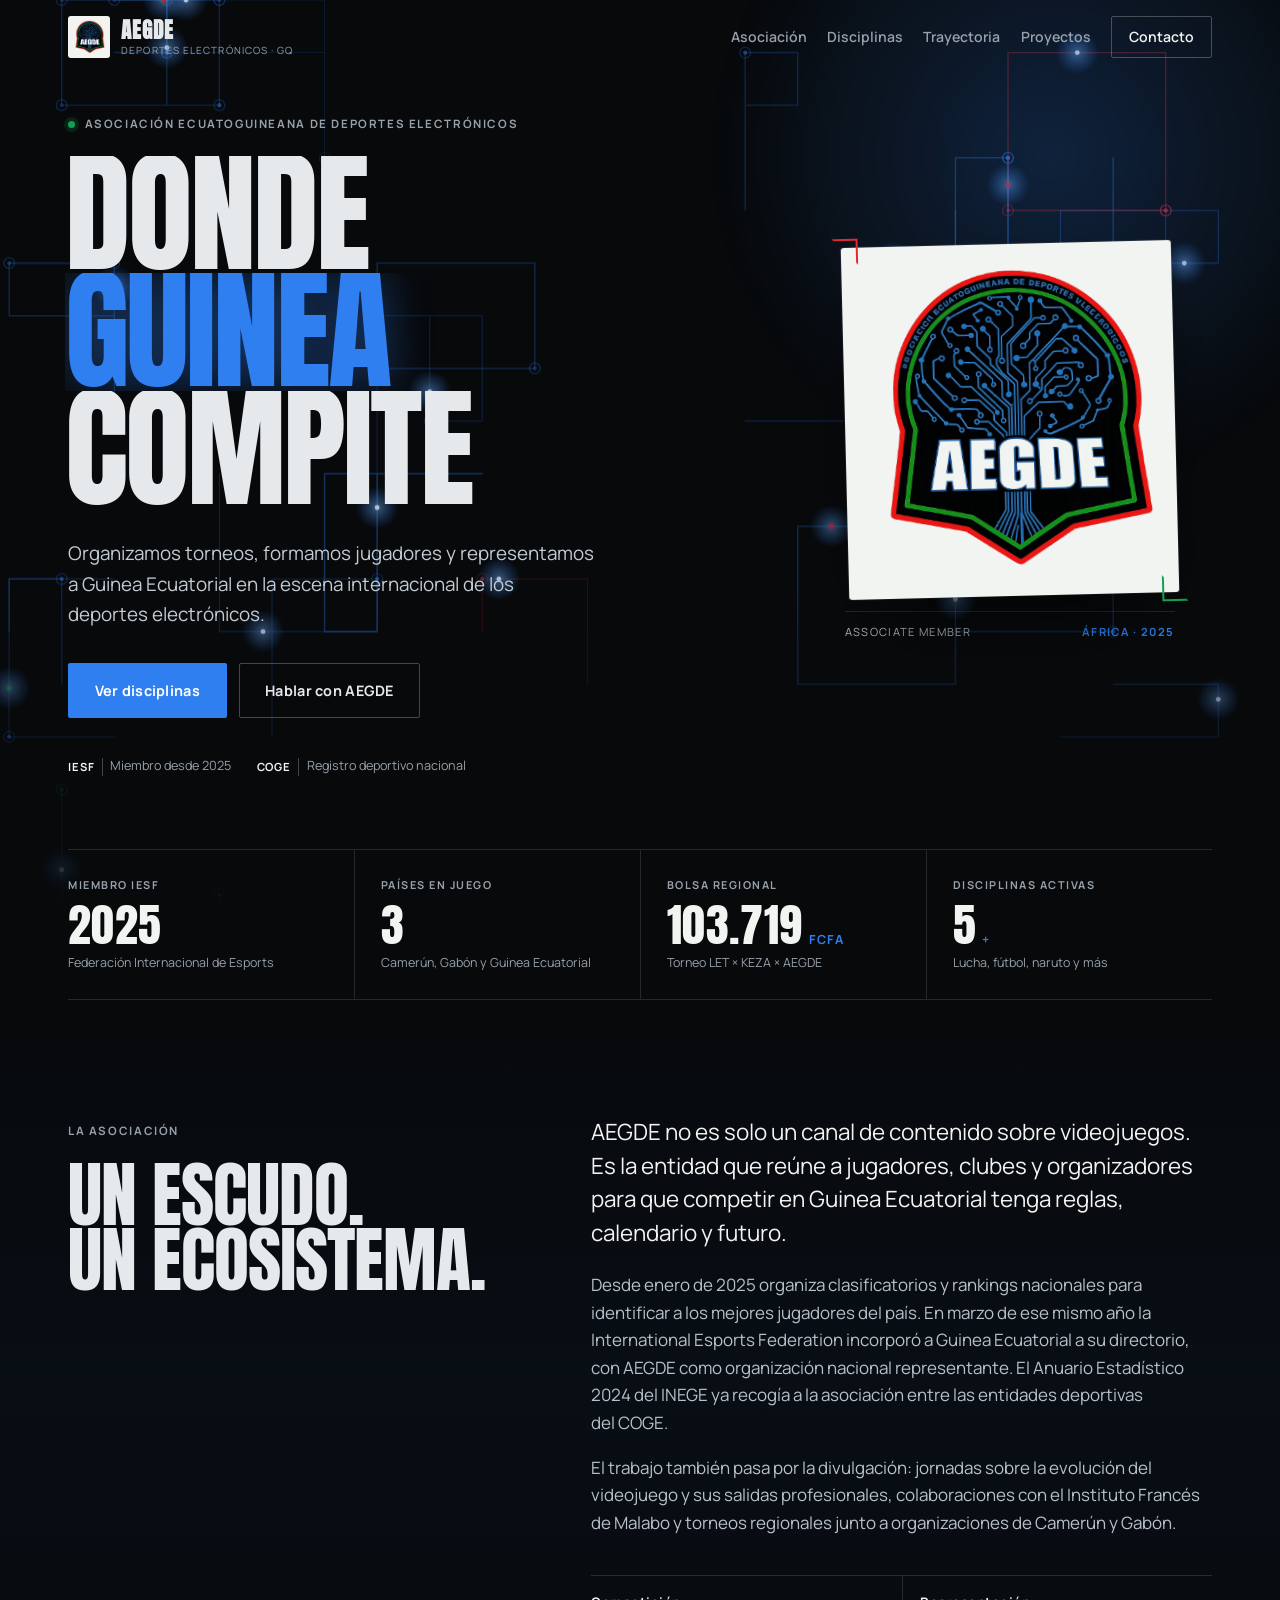
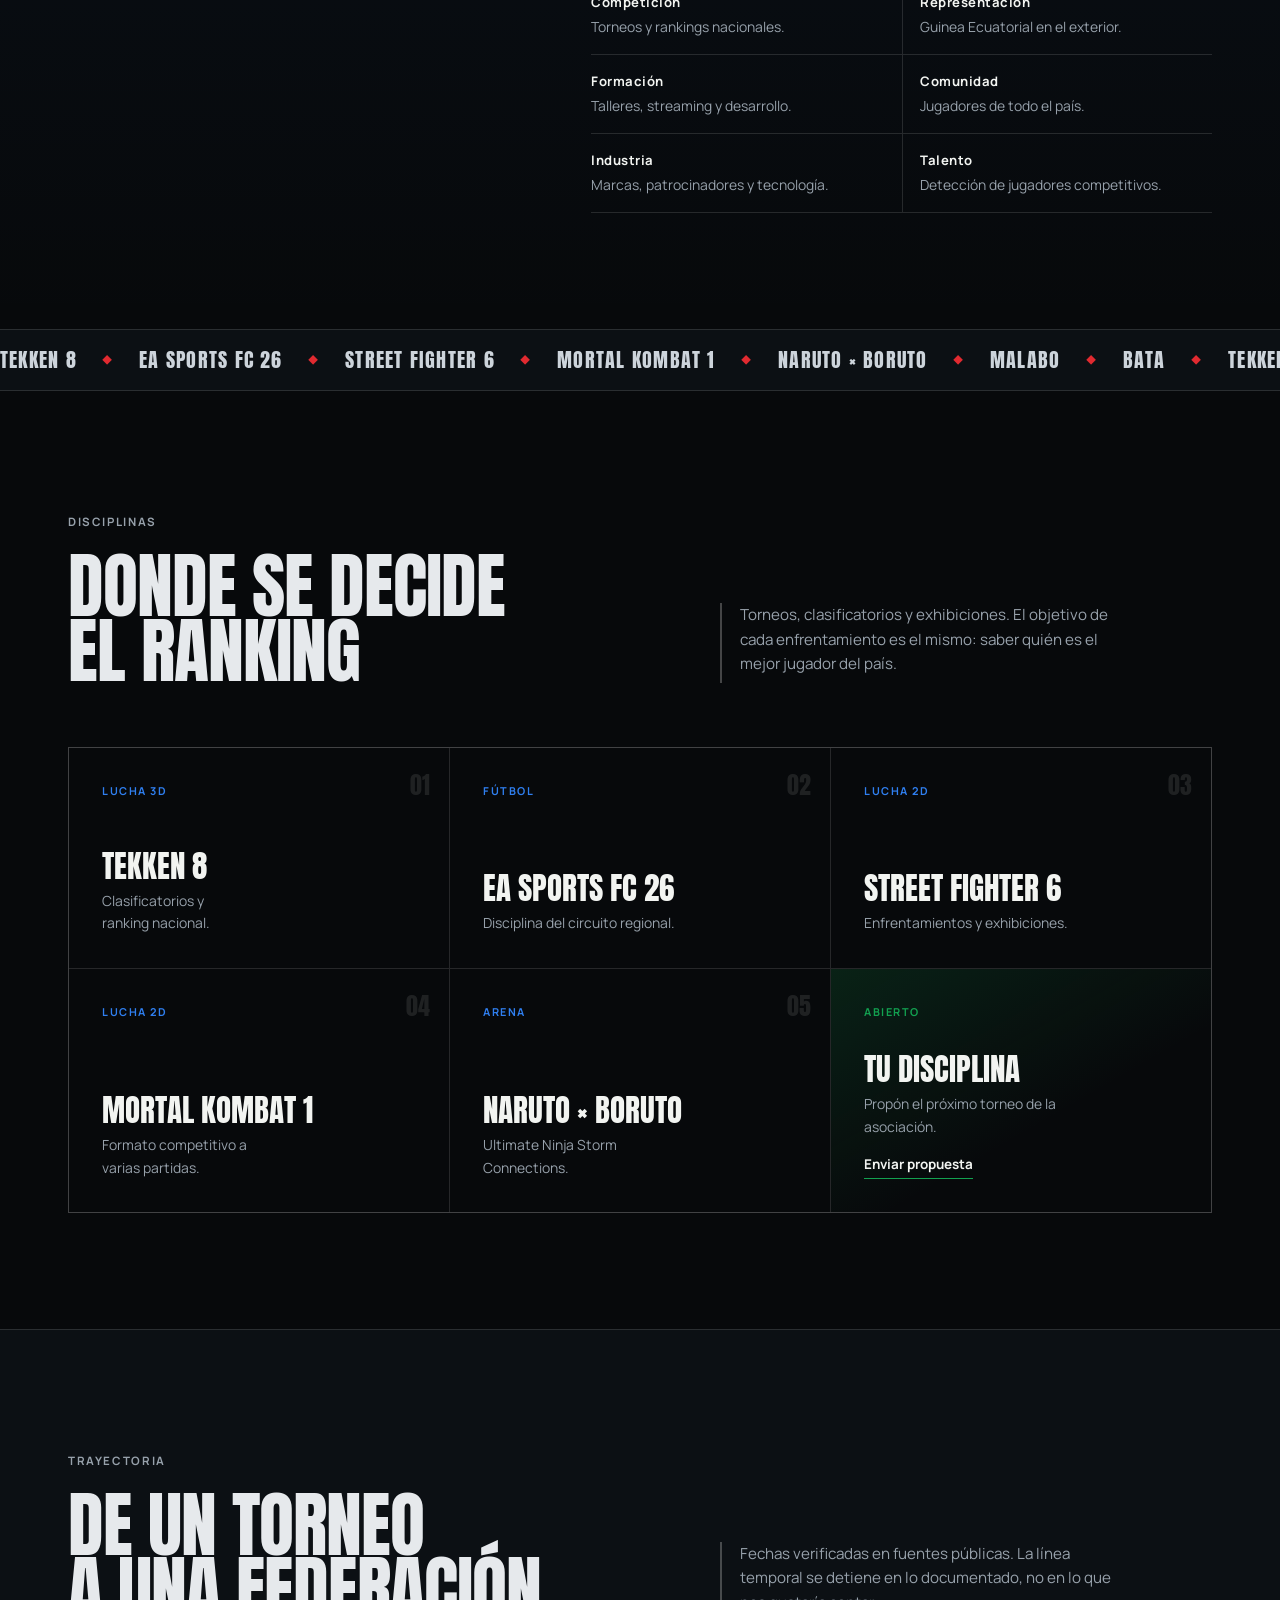
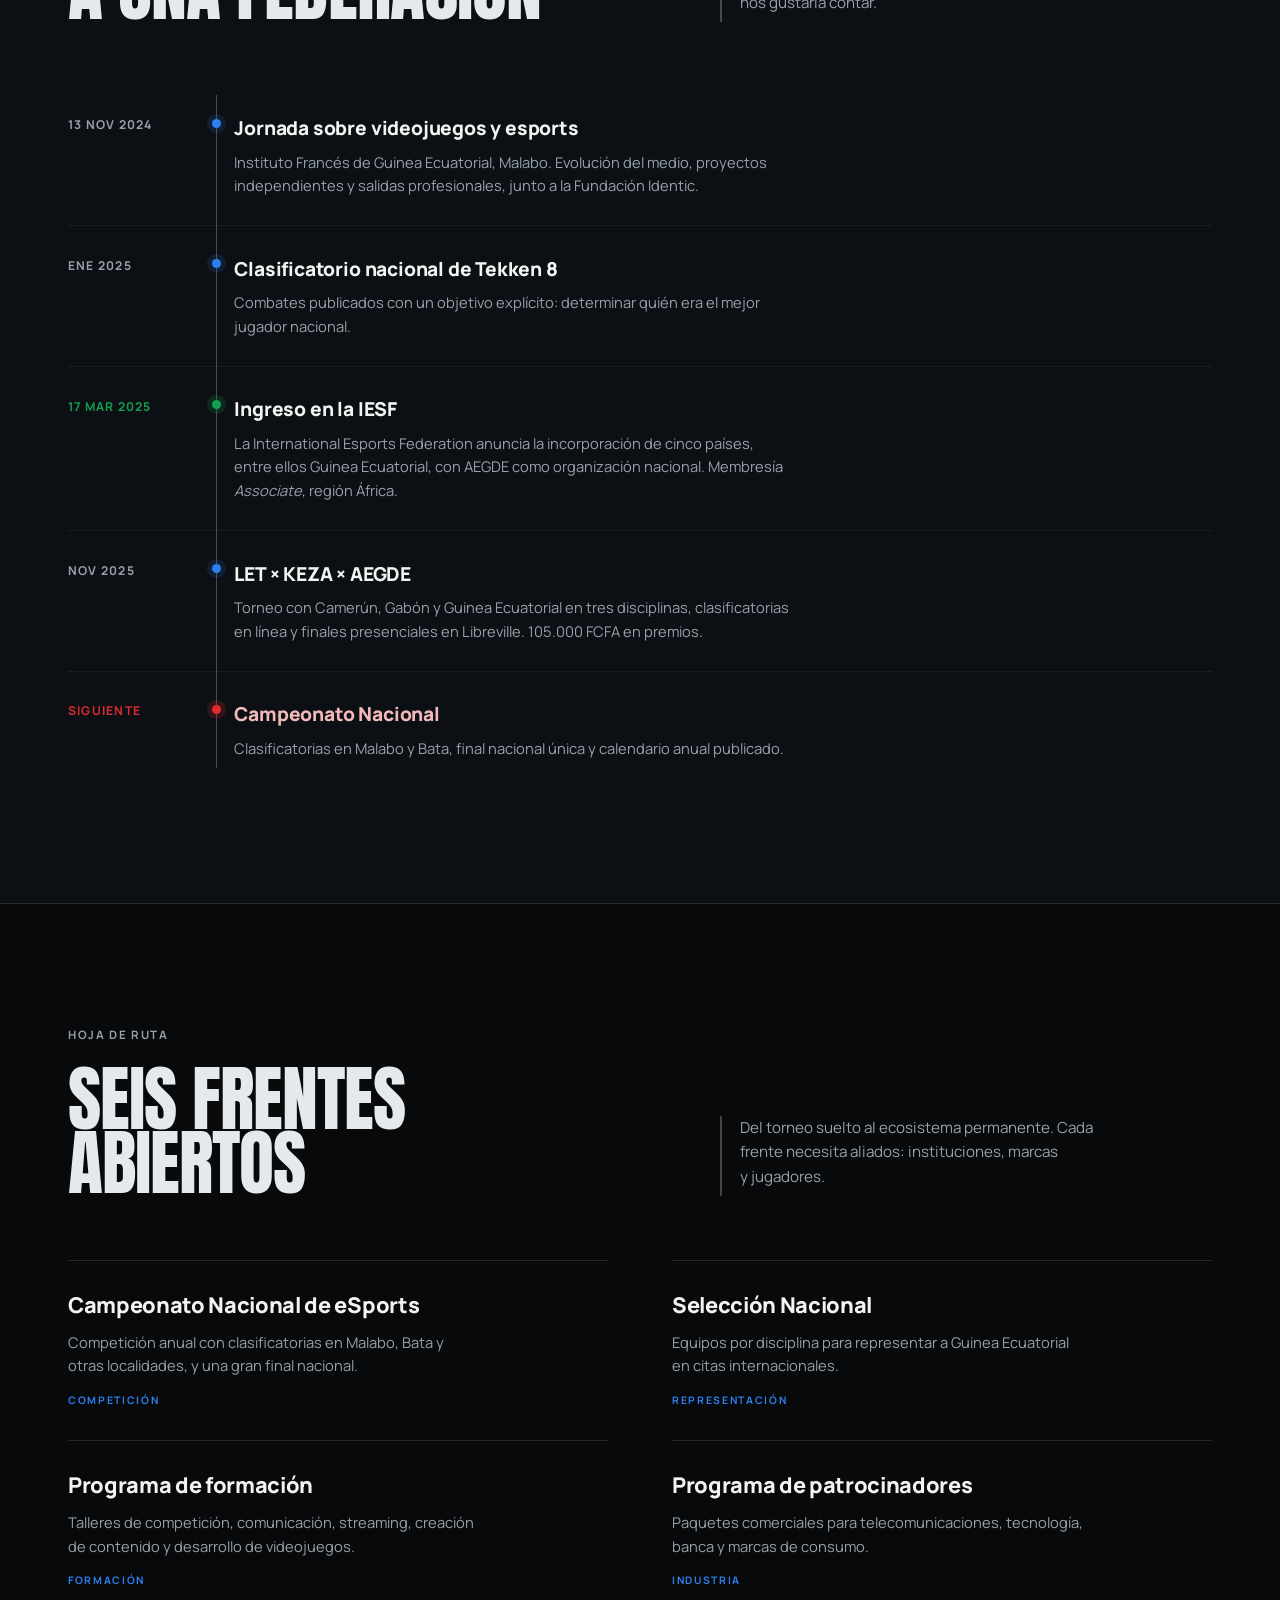
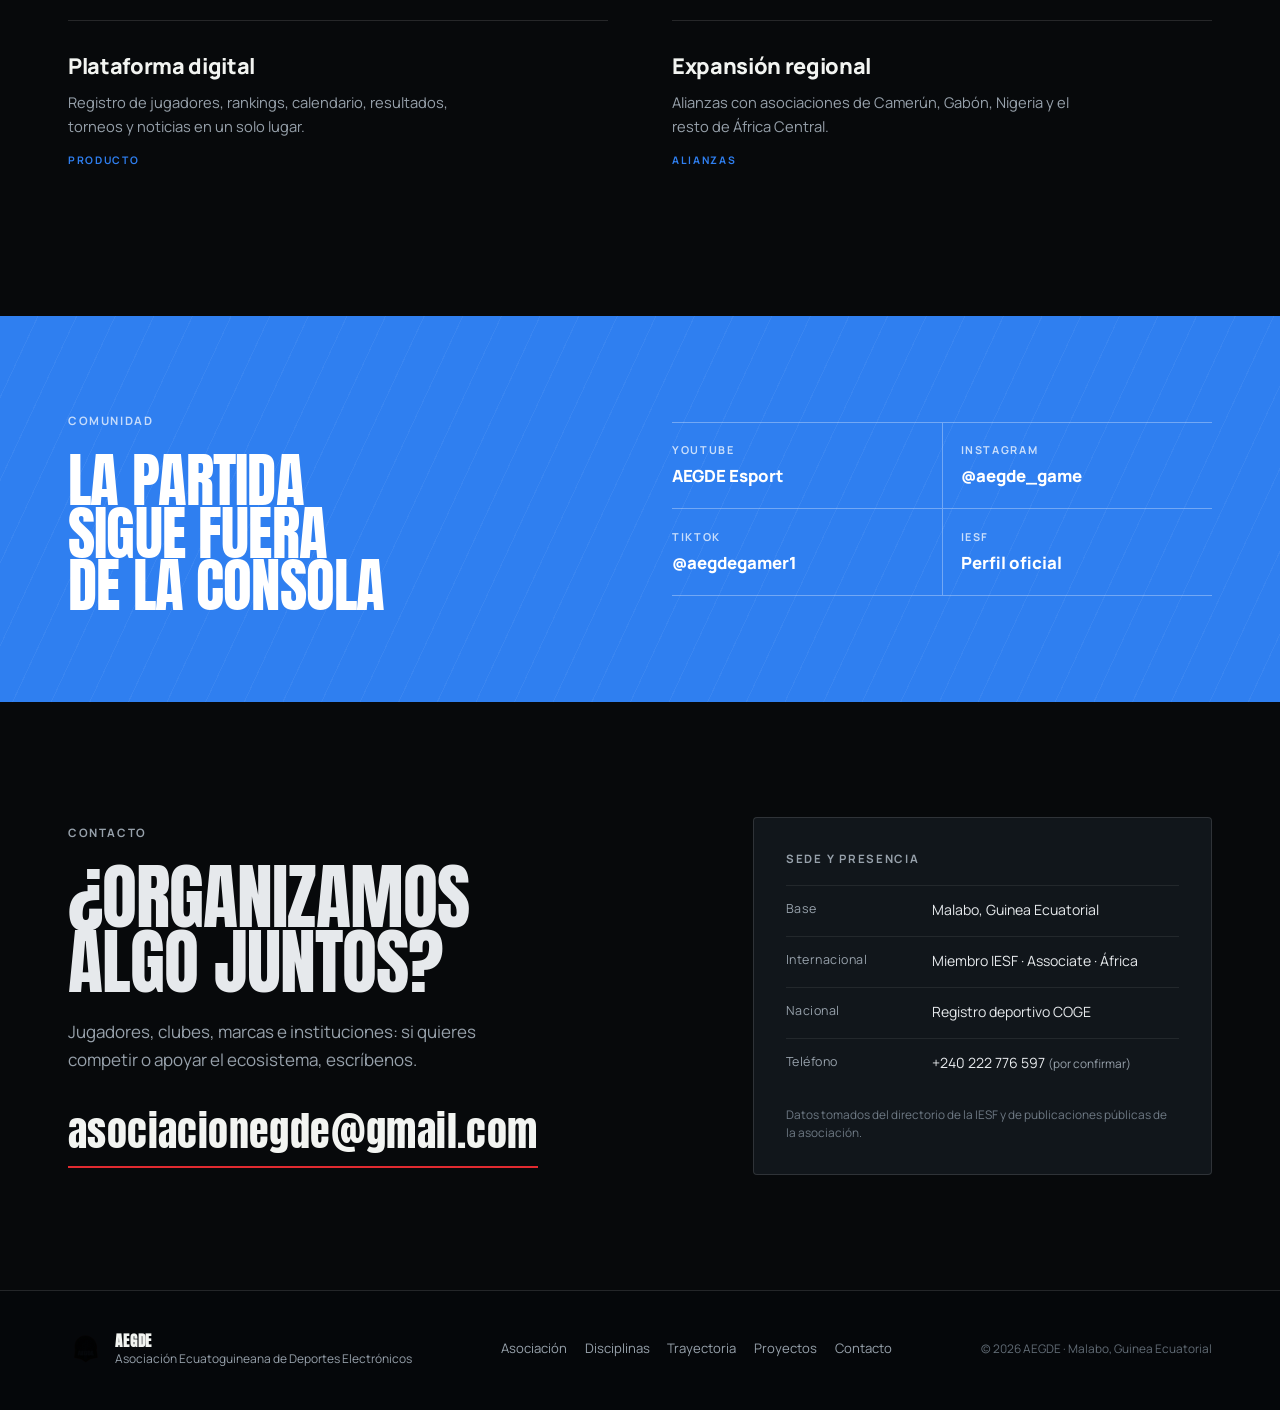
<file: index.html>
<!DOCTYPE html>
<html lang="es">
<head>
<meta charset="UTF-8">
<meta name="viewport" content="width=device-width, initial-scale=1">
<title>AEGDE — Asociación Ecuatoguineana de Deportes Electrónicos</title>
<meta name="description" content="AEGDE organiza, representa y desarrolla los deportes electrónicos en Guinea Ecuatorial. Miembros de la IESF desde 2025.">
<link rel="preconnect" href="https://fonts.googleapis.com">
<link rel="preconnect" href="https://fonts.gstatic.com" crossorigin>
<link href="https://fonts.googleapis.com/css2?family=Anton&family=Manrope:wght@400;500;600;700;800&display=swap" rel="stylesheet">
<link rel="stylesheet" href="styles.css">
<noscript><style>[data-reveal]{opacity:1;transform:none}.hero__title .line>span{transform:none}</style></noscript>
<link rel="icon" href="assets/aegde-mark.png" type="image/png">
</head>
<body>
<a class="skip" href="#contenido">Saltar al contenido</a>

<div class="scroll-progress" aria-hidden="true"><span id="progressBar"></span></div>

<header class="site-head" id="siteHead">
  <div class="wrap site-head__inner">
    <a class="brand" href="#top" aria-label="AEGDE, inicio">
      <img class="brand__mark" src="assets/aegde-mark.png" alt="" width="42" height="42">
      <span class="brand__text">
        <strong>AEGDE</strong>
        <small>Deportes electrónicos · GQ</small>
      </span>
    </a>

    <button class="nav-toggle" id="navToggle" aria-expanded="false" aria-controls="primaryNav">
      <span></span><span></span>
      <span class="sr-only">Abrir menú</span>
    </button>

    <nav class="nav" id="primaryNav" aria-label="Principal">
      <a href="#asociacion">Asociación</a>
      <a href="#disciplinas">Disciplinas</a>
      <a href="#trayectoria">Trayectoria</a>
      <a href="#proyectos">Proyectos</a>
      <a class="nav__cta" href="#contacto">Contacto</a>
    </nav>
  </div>
</header>

<main id="contenido">

  <!-- HERO -->
  <section class="hero" id="top">
    <canvas class="hero__circuit" id="circuit" aria-hidden="true"></canvas>
    <div class="hero__glow" aria-hidden="true"></div>

    <div class="wrap hero__grid">
      <div class="hero__copy">
        <p class="eyebrow" data-reveal>
          <span class="dot" aria-hidden="true"></span>
          Asociación Ecuatoguineana de Deportes Electrónicos
        </p>

        <h1 class="hero__title" aria-label="Donde Guinea compite">
          <span class="line"><span style="--d:.05s">Donde</span></span>
          <span class="line"><span class="accent" style="--d:.16s">Guinea</span></span>
          <span class="line"><span style="--d:.27s">compite</span></span>
        </h1>

        <p class="hero__lead" data-reveal style="--i:1">
          Organizamos torneos, formamos jugadores y representamos a Guinea Ecuatorial
          en la escena internacional de los deportes electrónicos.
        </p>

        <div class="hero__actions" data-reveal style="--i:2">
          <a class="btn btn--solid" href="#disciplinas">Ver disciplinas</a>
          <a class="btn btn--ghost" href="#contacto">Hablar con AEGDE</a>
        </div>

        <ul class="hero__meta" data-reveal style="--i:3">
          <li><strong>IESF</strong> Miembro desde 2025</li>
          <li><strong>COGE</strong> Registro deportivo nacional</li>
        </ul>
      </div>

      <div class="hero__stage" data-reveal style="--i:2">
        <div class="crest">
          <div class="crest__frame">
            <img src="assets/aegde-crest.png" alt="Escudo oficial de la Asociación Ecuatoguineana de Deportes Electrónicos" width="940" height="1000">
          </div>
          <div class="crest__tag">
            <span>Associate member</span>
            <span class="crest__tag-region">África · 2025</span>
          </div>
        </div>
      </div>
    </div>

    <div class="wrap">
      <dl class="scoreboard">
        <div class="stat" data-reveal>
          <dt>Miembro IESF</dt>
          <dd><span data-count="2025" data-plain="true">2025</span></dd>
          <p>Federación Internacional de Esports</p>
        </div>
        <div class="stat" data-reveal style="--i:1">
          <dt>Países en juego</dt>
          <dd><span data-count="3">3</span></dd>
          <p>Camerún, Gabón y Guinea Ecuatorial</p>
        </div>
        <div class="stat" data-reveal style="--i:2">
          <dt>Bolsa regional</dt>
          <dd><span data-count="105000" data-format="thousand">105.000</span><small>FCFA</small></dd>
          <p>Torneo LET × KEZA × AEGDE</p>
        </div>
        <div class="stat" data-reveal style="--i:3">
          <dt>Disciplinas activas</dt>
          <dd><span data-count="5">5</span><small>+</small></dd>
          <p>Lucha, fútbol, naruto y más</p>
        </div>
      </dl>
    </div>
  </section>

  <!-- ASOCIACIÓN -->
  <section class="section section--split" id="asociacion">
    <div class="wrap split">
      <div class="split__head">
        <p class="eyebrow" data-reveal>La asociación</p>
        <h2 class="display" data-reveal style="--i:1">
          Un escudo.<br>Un ecosistema.
        </h2>
      </div>

      <div class="split__body">
        <p class="lede" data-reveal>
          AEGDE no es solo un canal de contenido sobre videojuegos. Es la entidad que
          reúne a jugadores, clubes y organizadores para que competir en Guinea Ecuatorial
          tenga reglas, calendario y futuro.
        </p>
        <p data-reveal style="--i:1">
          Desde enero de 2025 organiza clasificatorios y rankings nacionales para identificar
          a los mejores jugadores del país. En marzo de ese mismo año la International Esports
          Federation incorporó a Guinea Ecuatorial a su directorio, con AEGDE como organización
          nacional representante. El Anuario Estadístico 2024 del INEGE ya recogía a la
          asociación entre las entidades deportivas del COGE.
        </p>
        <p data-reveal style="--i:2">
          El trabajo también pasa por la divulgación: jornadas sobre la evolución del videojuego
          y sus salidas profesionales, colaboraciones con el Instituto Francés de Malabo y
          torneos regionales junto a organizaciones de Camerún y Gabón.
        </p>

        <ul class="role-list">
          <li data-reveal><span>Competición</span> Torneos y rankings nacionales.</li>
          <li data-reveal style="--i:1"><span>Representación</span> Guinea Ecuatorial en el exterior.</li>
          <li data-reveal style="--i:2"><span>Formación</span> Talleres, streaming y desarrollo.</li>
          <li data-reveal style="--i:3"><span>Comunidad</span> Jugadores de todo el país.</li>
          <li data-reveal style="--i:4"><span>Industria</span> Marcas, patrocinadores y tecnología.</li>
          <li data-reveal style="--i:5"><span>Talento</span> Detección de jugadores competitivos.</li>
        </ul>
      </div>
    </div>
  </section>

  <!-- RIBBON -->
  <div class="ribbon" aria-hidden="true">
    <div class="ribbon__track">
      <span>Tekken 8</span><i>◆</i><span>EA Sports FC 26</span><i>◆</i><span>Street Fighter 6</span><i>◆</i><span>Mortal Kombat 1</span><i>◆</i><span>Naruto × Boruto</span><i>◆</i><span>Malabo</span><i>◆</i><span>Bata</span><i>◆</i>
      <span>Tekken 8</span><i>◆</i><span>EA Sports FC 26</span><i>◆</i><span>Street Fighter 6</span><i>◆</i><span>Mortal Kombat 1</span><i>◆</i><span>Naruto × Boruto</span><i>◆</i><span>Malabo</span><i>◆</i><span>Bata</span><i>◆</i>
    </div>
  </div>

  <!-- DISCIPLINAS -->
  <section class="section" id="disciplinas">
    <div class="wrap">
      <div class="section__head">
        <div>
          <p class="eyebrow" data-reveal>Disciplinas</p>
          <h2 class="display" data-reveal style="--i:1">Donde se decide<br>el ranking</h2>
        </div>
        <p class="section__note" data-reveal style="--i:2">
          Torneos, clasificatorios y exhibiciones. El objetivo de cada enfrentamiento es
          el mismo: saber quién es el mejor jugador del país.
        </p>
      </div>

      <div class="games">
        <article class="game" data-tilt data-reveal>
          <span class="game__genre">Lucha 3D</span>
          <h3>Tekken 8</h3>
          <p>Clasificatorios y ranking nacional.</p>
          <span class="game__idx" aria-hidden="true">01</span>
        </article>
        <article class="game" data-tilt data-reveal style="--i:1">
          <span class="game__genre">Fútbol</span>
          <h3>EA Sports FC 26</h3>
          <p>Disciplina del circuito regional.</p>
          <span class="game__idx" aria-hidden="true">02</span>
        </article>
        <article class="game" data-tilt data-reveal style="--i:2">
          <span class="game__genre">Lucha 2D</span>
          <h3>Street Fighter 6</h3>
          <p>Enfrentamientos y exhibiciones.</p>
          <span class="game__idx" aria-hidden="true">03</span>
        </article>
        <article class="game" data-tilt data-reveal style="--i:3">
          <span class="game__genre">Lucha 2D</span>
          <h3>Mortal Kombat 1</h3>
          <p>Formato competitivo a varias partidas.</p>
          <span class="game__idx" aria-hidden="true">04</span>
        </article>
        <article class="game" data-tilt data-reveal style="--i:4">
          <span class="game__genre">Arena</span>
          <h3>Naruto × Boruto</h3>
          <p>Ultimate Ninja Storm Connections.</p>
          <span class="game__idx" aria-hidden="true">05</span>
        </article>
        <article class="game game--open" data-reveal style="--i:5">
          <span class="game__genre">Abierto</span>
          <h3>Tu disciplina</h3>
          <p>Propón el próximo torneo de la asociación.</p>
          <a class="game__link" href="#contacto">Enviar propuesta</a>
        </article>
      </div>
    </div>
  </section>

  <!-- TRAYECTORIA -->
  <section class="section section--timeline" id="trayectoria">
    <div class="wrap">
      <div class="section__head">
        <div>
          <p class="eyebrow" data-reveal>Trayectoria</p>
          <h2 class="display" data-reveal style="--i:1">De un torneo<br>a una federación</h2>
        </div>
        <p class="section__note" data-reveal style="--i:2">
          Fechas verificadas en fuentes públicas. La línea temporal se detiene en lo
          documentado, no en lo que nos gustaría contar.
        </p>
      </div>

      <ol class="timeline">
        <li class="tl" data-reveal>
          <span class="tl__date">13 nov 2024</span>
          <div class="tl__body">
            <h3>Jornada sobre videojuegos y esports</h3>
            <p>Instituto Francés de Guinea Ecuatorial, Malabo. Evolución del medio, proyectos independientes y salidas profesionales, junto a la Fundación Identic.</p>
          </div>
        </li>
        <li class="tl" data-reveal style="--i:1">
          <span class="tl__date">Ene 2025</span>
          <div class="tl__body">
            <h3>Clasificatorio nacional de Tekken 8</h3>
            <p>Combates publicados con un objetivo explícito: determinar quién era el mejor jugador nacional.</p>
          </div>
        </li>
        <li class="tl tl--major" data-reveal style="--i:2">
          <span class="tl__date">17 mar 2025</span>
          <div class="tl__body">
            <h3>Ingreso en la IESF</h3>
            <p>La International Esports Federation anuncia la incorporación de cinco países, entre ellos Guinea Ecuatorial, con AEGDE como organización nacional. Membresía <em>Associate</em>, región África.</p>
          </div>
        </li>
        <li class="tl" data-reveal style="--i:3">
          <span class="tl__date">Nov 2025</span>
          <div class="tl__body">
            <h3>LET × KEZA × AEGDE</h3>
            <p>Torneo con Camerún, Gabón y Guinea Ecuatorial en tres disciplinas, clasificatorias en línea y finales presenciales en Libreville. 105.000 FCFA en premios.</p>
          </div>
        </li>
        <li class="tl tl--next" data-reveal style="--i:4">
          <span class="tl__date">Siguiente</span>
          <div class="tl__body">
            <h3>Campeonato Nacional</h3>
            <p>Clasificatorias en Malabo y Bata, final nacional única y calendario anual publicado.</p>
          </div>
        </li>
      </ol>
    </div>
  </section>

  <!-- PROYECTOS -->
  <section class="section" id="proyectos">
    <div class="wrap">
      <div class="section__head">
        <div>
          <p class="eyebrow" data-reveal>Hoja de ruta</p>
          <h2 class="display" data-reveal style="--i:1">Seis frentes<br>abiertos</h2>
        </div>
        <p class="section__note" data-reveal style="--i:2">
          Del torneo suelto al ecosistema permanente. Cada frente necesita aliados:
          instituciones, marcas y jugadores.
        </p>
      </div>

      <ul class="projects">
        <li data-reveal>
          <h3>Campeonato Nacional de eSports</h3>
          <p>Competición anual con clasificatorias en Malabo, Bata y otras localidades, y una gran final nacional.</p>
          <span>Competición</span>
        </li>
        <li data-reveal style="--i:1">
          <h3>Selección Nacional</h3>
          <p>Equipos por disciplina para representar a Guinea Ecuatorial en citas internacionales.</p>
          <span>Representación</span>
        </li>
        <li data-reveal style="--i:2">
          <h3>Programa de formación</h3>
          <p>Talleres de competición, comunicación, streaming, creación de contenido y desarrollo de videojuegos.</p>
          <span>Formación</span>
        </li>
        <li data-reveal style="--i:3">
          <h3>Programa de patrocinadores</h3>
          <p>Paquetes comerciales para telecomunicaciones, tecnología, banca y marcas de consumo.</p>
          <span>Industria</span>
        </li>
        <li data-reveal style="--i:4">
          <h3>Plataforma digital</h3>
          <p>Registro de jugadores, rankings, calendario, resultados, torneos y noticias en un solo lugar.</p>
          <span>Producto</span>
        </li>
        <li data-reveal style="--i:5">
          <h3>Expansión regional</h3>
          <p>Alianzas con asociaciones de Camerún, Gabón, Nigeria y el resto de África Central.</p>
          <span>Alianzas</span>
        </li>
      </ul>
    </div>
  </section>

  <!-- COMUNIDAD -->
  <section class="community">
    <div class="wrap community__inner">
      <div>
        <p class="eyebrow" data-reveal>Comunidad</p>
        <h2 class="display" data-reveal style="--i:1">La partida<br>sigue fuera<br>de la consola</h2>
      </div>
      <div class="community__links" data-reveal style="--i:2">
        <a href="https://www.youtube.com/channel/UCWlKNpOXB94Inx3yWv3pdgw" target="_blank" rel="noopener">
          <span>YouTube</span><em>AEGDE Esport</em>
        </a>
        <a href="https://www.instagram.com/aegde_game/" target="_blank" rel="noopener">
          <span>Instagram</span><em>@aegde_game</em>
        </a>
        <a href="https://www.tiktok.com/@aegdegamer1" target="_blank" rel="noopener">
          <span>TikTok</span><em>@aegdegamer1</em>
        </a>
        <a href="https://iesf.org/members/geq" target="_blank" rel="noopener">
          <span>IESF</span><em>Perfil oficial</em>
        </a>
      </div>
    </div>
  </section>

  <!-- CONTACTO -->
  <section class="section contact" id="contacto">
    <div class="wrap contact__grid">
      <div class="contact__copy">
        <p class="eyebrow" data-reveal>Contacto</p>
        <h2 class="display" data-reveal style="--i:1">¿Organizamos<br>algo juntos?</h2>
        <p data-reveal style="--i:2">
          Jugadores, clubes, marcas e instituciones: si quieres competir o apoyar el
          ecosistema, escríbenos.
        </p>
        <a class="mail" href="mailto:asociacionegde@gmail.com" data-reveal style="--i:3">
          asociacionegde@gmail.com
        </a>
      </div>

      <div class="contact__card" data-reveal style="--i:2">
        <h3>Sede y presencia</h3>
        <dl>
          <div><dt>Base</dt><dd>Malabo, Guinea Ecuatorial</dd></div>
          <div><dt>Internacional</dt><dd>Miembro IESF · Associate · África</dd></div>
          <div><dt>Nacional</dt><dd>Registro deportivo COGE</dd></div>
          <div><dt>Teléfono</dt><dd>+240 222 776 597 <small>(por confirmar)</small></dd></div>
        </dl>
        <p class="contact__fine">
          Datos tomados del directorio de la IESF y de publicaciones públicas de la asociación.
        </p>
      </div>
    </div>
  </section>

</main>

<footer class="site-foot">
  <div class="wrap site-foot__inner">
    <div class="site-foot__brand">
      <img src="assets/aegde-mark.png" alt="" width="34" height="34">
      <p><strong>AEGDE</strong><br>Asociación Ecuatoguineana de Deportes Electrónicos</p>
    </div>
    <nav class="site-foot__nav" aria-label="Pie de página">
      <a href="#asociacion">Asociación</a>
      <a href="#disciplinas">Disciplinas</a>
      <a href="#trayectoria">Trayectoria</a>
      <a href="#proyectos">Proyectos</a>
      <a href="#contacto">Contacto</a>
    </nav>
    <p class="site-foot__note">© <span id="year">2026</span> AEGDE · Malabo, Guinea Ecuatorial</p>
  </div>
</footer>

<script src="main.js"></script>
</body>
</html>
</file>
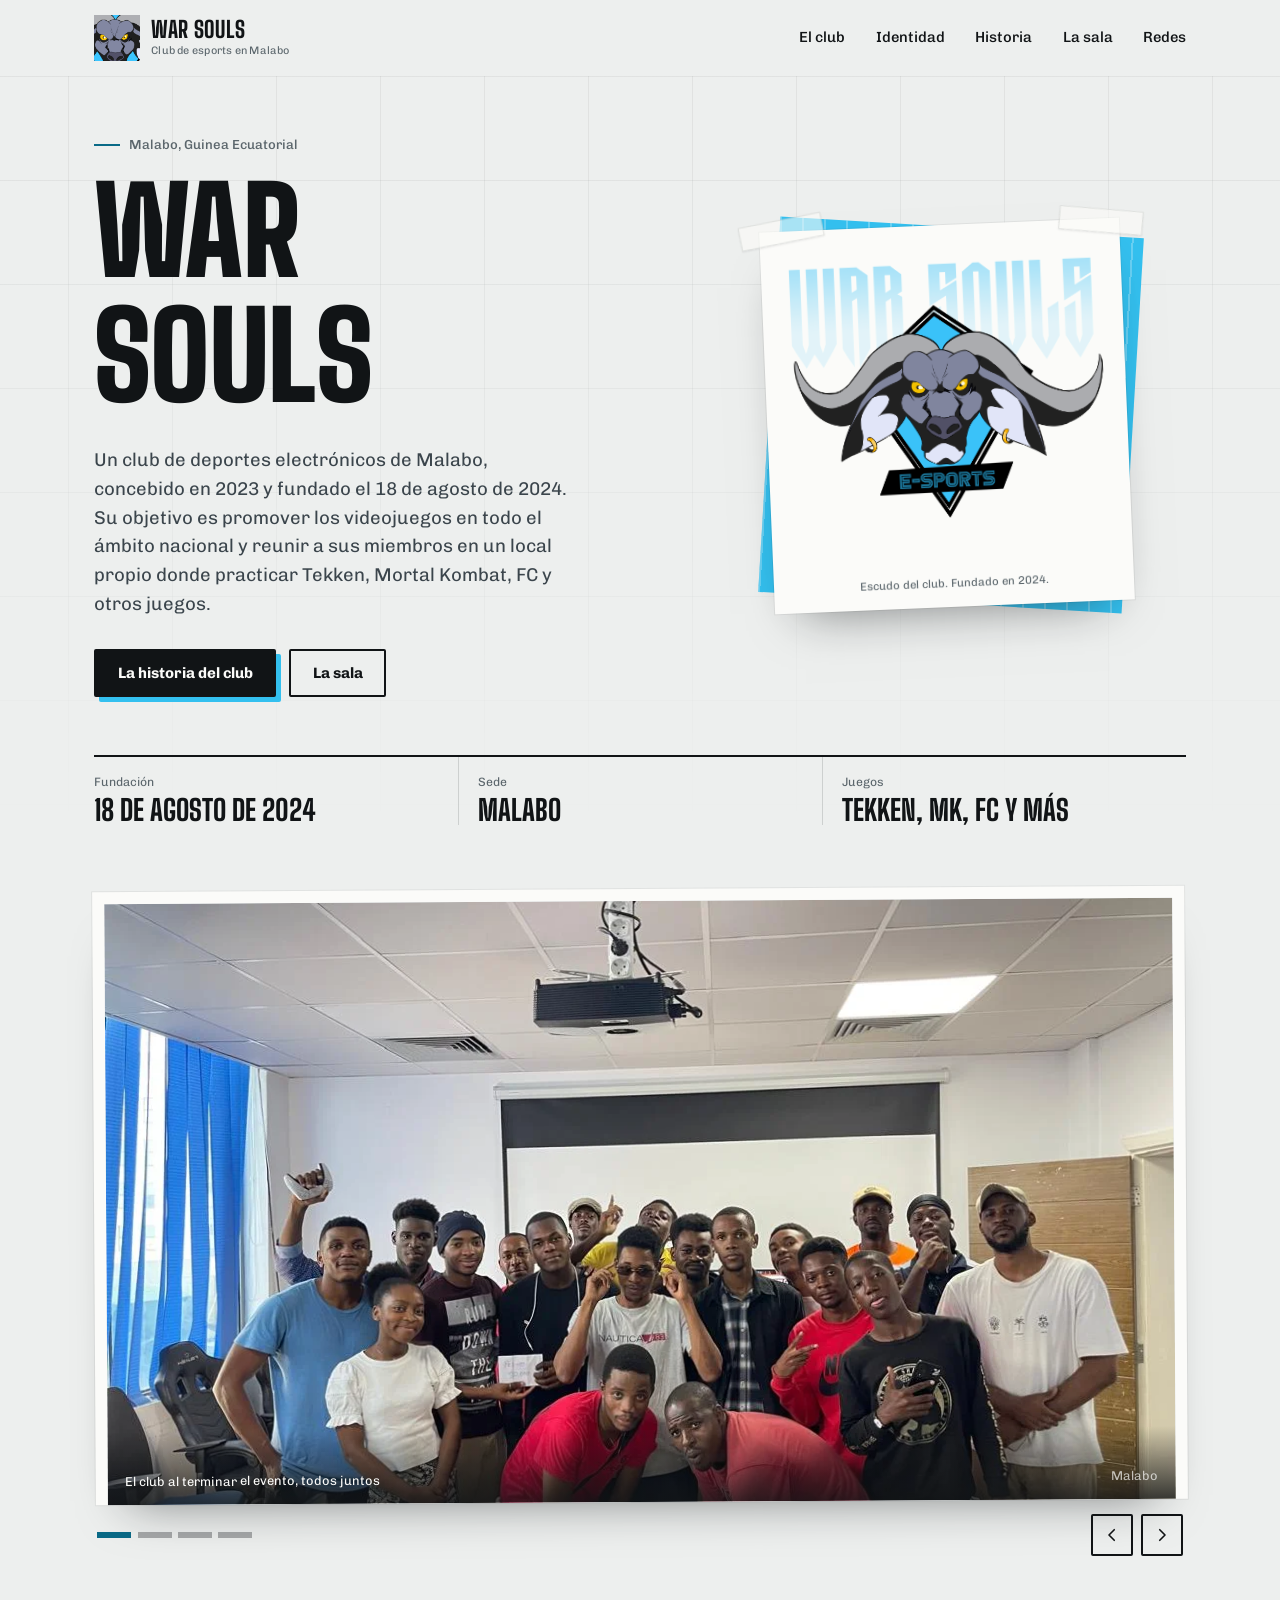
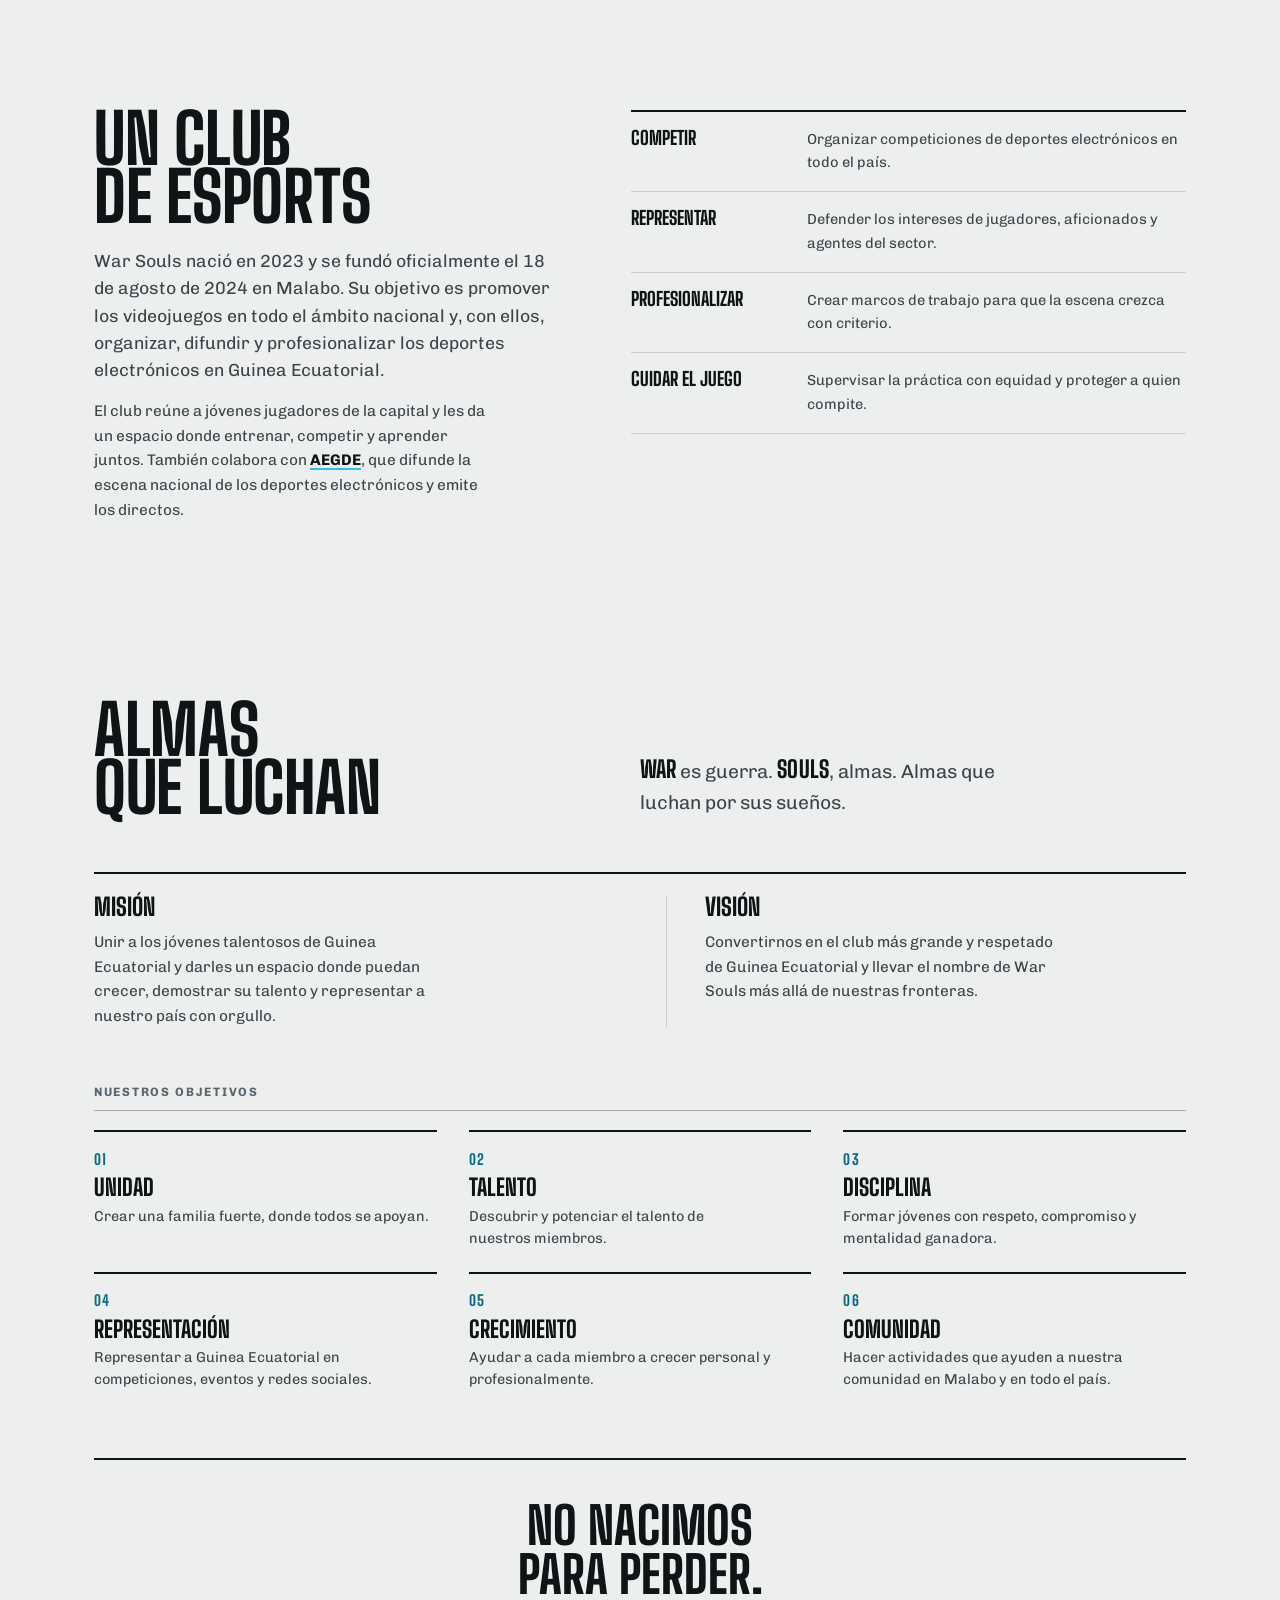
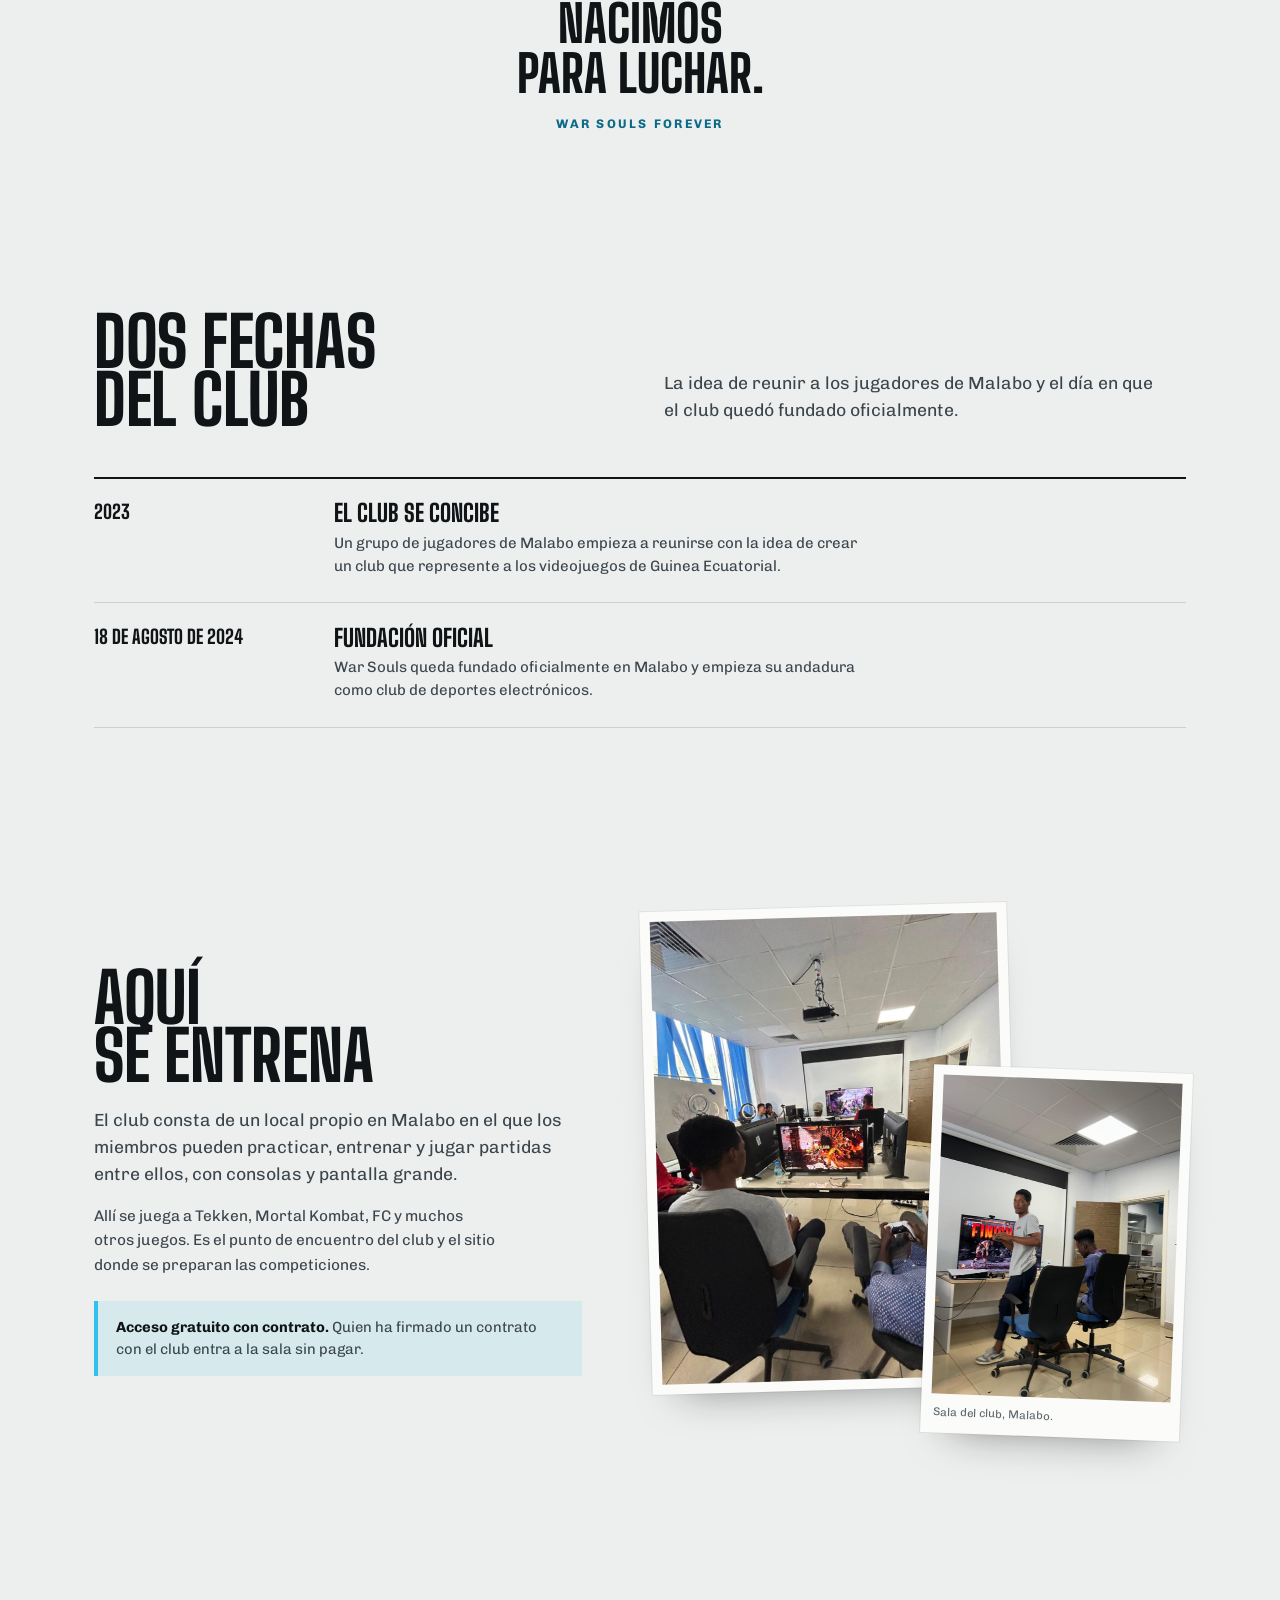
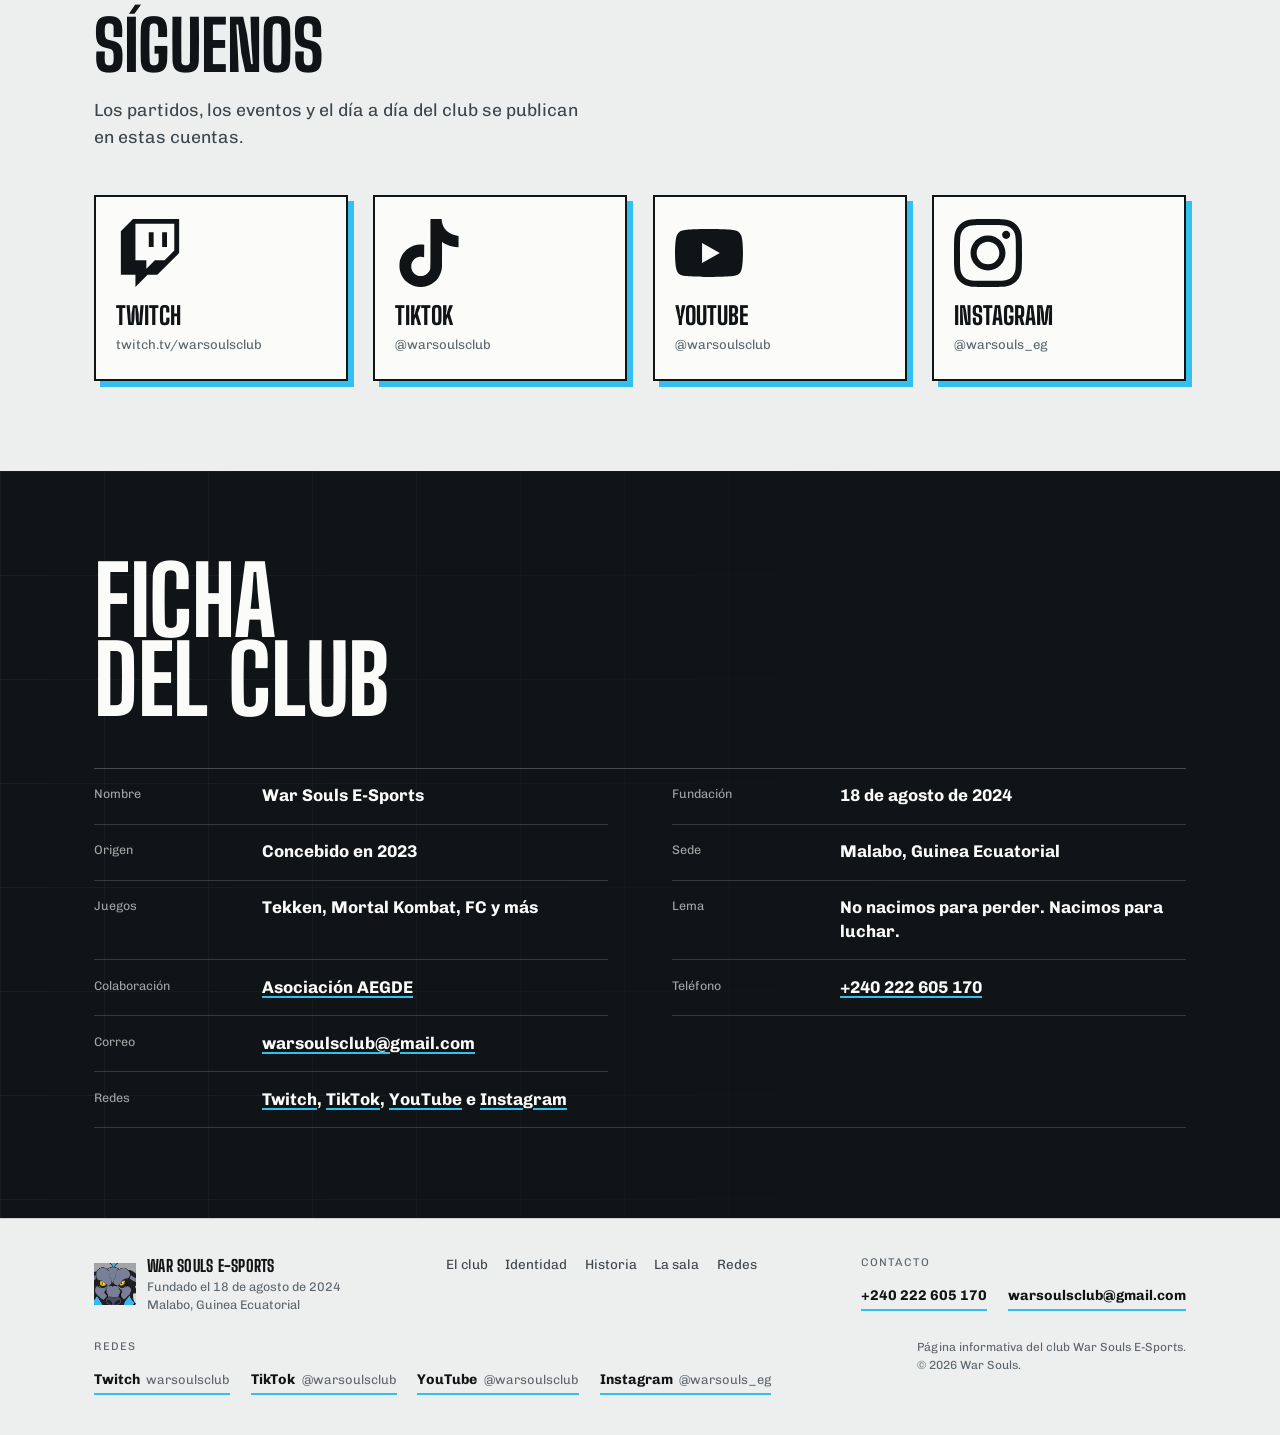
<file: warsouls.html>
<!DOCTYPE html>
<html lang="es">
<head>
<meta charset="UTF-8">
<meta name="viewport" content="width=device-width, initial-scale=1">
<title>War Souls E-Sports — Club de esports en Malabo</title>
<meta name="description" content="War Souls es un club de esports de Malabo, concebido en 2023 y fundado el 18 de agosto de 2024. Promueve los videojuegos en todo el país y reúne a sus miembros en un local propio para practicar Tekken, Mortal Kombat, FC y más.">
<meta name="theme-color" content="#edefee">
<link rel="preconnect" href="https://fonts.googleapis.com">
<link rel="preconnect" href="https://fonts.gstatic.com" crossorigin>
<link href="https://fonts.googleapis.com/css2?family=Big+Shoulders+Display:wght@700;800;900&family=Chivo:wght@400;500;700;900&display=swap" rel="stylesheet">
<link rel="stylesheet" href="warsouls.css">
<link rel="icon" href="assets/warsouls/mark.png" type="image/png">
</head>
<body>
<a class="skip" href="#contenido">Saltar al contenido</a>

<header class="top" id="top">
  <div class="wrap top__in">
    <a class="brand" href="#top" aria-label="War Souls, inicio">
      <img src="assets/warsouls/mark.png" alt="" width="160" height="160">
      <span class="brand__name">
        War Souls
        <span>Club de esports en Malabo</span>
      </span>
    </a>

    <button class="nav-toggle" id="navToggle" aria-expanded="false" aria-controls="nav">
      <span></span><span></span>
      <span class="sr-only">Abrir menú</span>
    </button>

    <nav class="nav" id="nav" aria-label="Principal">
      <a href="#club">El club</a>
      <a href="#identidad">Identidad</a>
      <a href="#historia">Historia</a>
      <a href="#sala">La sala</a>
      <a href="#redes">Redes</a>
    </nav>
  </div>
</header>

<main id="contenido">

  <!-- HERO -->
  <section class="hero" aria-labelledby="heroTitle">
    <div class="hero__floor" aria-hidden="true"></div>
    <div class="wrap hero__grid">
      <div class="hero__copy">
        <p class="place">Malabo, Guinea Ecuatorial</p>
        <h1 class="hero__title" id="heroTitle">
          <span class="line"><span>War</span></span>
          <span class="line"><span style="--d:.08s">Souls</span></span>
        </h1>
        <p class="hero__lead">
          Un club de deportes electrónicos de Malabo, concebido en 2023 y fundado el
          18 de agosto de 2024. Su objetivo es promover los videojuegos en todo el
          ámbito nacional y reunir a sus miembros en un local propio donde practicar
          Tekken, Mortal Kombat, FC y otros juegos.
        </p>
        <div class="hero__actions">
          <a class="btn btn--ink" href="#historia">La historia del club</a>
          <a class="btn btn--line" href="#sala">La sala</a>
        </div>
      </div>

      <div class="hero__wall">
        <span class="wall__field" aria-hidden="true"></span>
        <figure class="sheet sheet--crest">
          <img src="assets/warsouls/crest.png" alt="Escudo de War Souls E-Sports: cabeza de búfalo con grandes cuernos sobre un rombo azul." width="1200" height="1200" fetchpriority="high">
          <figcaption>Escudo del club. Fundado en 2024.</figcaption>
        </figure>
      </div>
    </div>

    <div class="wrap">
      <dl class="facts">
        <div class="fact">
          <dt>Fundación</dt>
          <dd>18 de agosto de 2024</dd>
        </div>
        <div class="fact">
          <dt>Sede</dt>
          <dd>Malabo</dd>
        </div>
        <div class="fact">
          <dt>Juegos</dt>
          <dd>Tekken, MK, FC y más</dd>
        </div>
      </dl>
    </div>
  </section>

  <!-- CARRUSEL DE IMÁGENES -->
  <section class="band" aria-labelledby="eventosTitle">
    <div class="wrap">
      <h2 class="sr-only" id="eventosTitle">Imágenes del club y de sus eventos</h2>
      <div class="banner" data-carousel aria-roledescription="carrusel" aria-label="Imágenes del club y de sus eventos">
        <div class="banner__frame">
          <div class="banner__viewport">
            <figure class="banner__slide is-on" data-slide>
              <img src="assets/warsouls/equipo-evento.webp" alt="Los miembros del club reunidos en grupo al terminar el evento, en una sala con proyector y pantalla." width="1080" height="810" fetchpriority="high">
              <figcaption class="banner__cap">
                <span>El club al terminar el evento, todos juntos</span>
                <span>Malabo</span>
              </figcaption>
            </figure>
            <figure class="banner__slide" data-slide aria-hidden="true">
              <img src="assets/warsouls/sala-partida.jpg" alt="Dos jugadores compiten frente a la pantalla en la sala del club." width="1000" height="1333" loading="lazy">
              <figcaption class="banner__cap">
                <span>Partida en la sala del club</span>
                <span>Malabo</span>
              </figcaption>
            </figure>
            <figure class="banner__slide" data-slide aria-hidden="true">
              <img src="assets/warsouls/sala-finish.jpg" alt="Un jugador se levanta al ganar, con el cartel de victoria del juego en el televisor." width="900" height="1200" loading="lazy">
              <figcaption class="banner__cap">
                <span>Final de partida</span>
                <span>Malabo</span>
              </figcaption>
            </figure>
            <figure class="banner__slide" data-slide aria-hidden="true">
              <img src="assets/warsouls/grupo.jpg" alt="Jugadores y público reunidos en la sala de War Souls." width="1500" height="1125" loading="lazy">
              <figcaption class="banner__cap">
                <span>Día de juego en el club</span>
                <span>Malabo</span>
              </figcaption>
            </figure>
          </div>
        </div>

        <div class="banner__bar">
          <div class="banner__dots">
            <button class="banner__dot" type="button" data-dot aria-label="Ver imagen 1" aria-current="true"></button>
            <button class="banner__dot" type="button" data-dot aria-label="Ver imagen 2"></button>
            <button class="banner__dot" type="button" data-dot aria-label="Ver imagen 3"></button>
            <button class="banner__dot" type="button" data-dot aria-label="Ver imagen 4"></button>
          </div>
          <div class="banner__arrows">
            <button class="banner__btn" type="button" data-prev aria-label="Imagen anterior">
              <svg viewBox="0 0 24 24" aria-hidden="true"><path d="M15 5l-7 7 7 7"/></svg>
            </button>
            <button class="banner__btn" type="button" data-next aria-label="Imagen siguiente">
              <svg viewBox="0 0 24 24" aria-hidden="true"><path d="M9 5l7 7-7 7"/></svg>
            </button>
          </div>
        </div>
      </div>
    </div>
  </section>

  <!-- EL CLUB -->
  <section class="sec" id="club" aria-labelledby="clubTitle">
    <div class="wrap club">
      <div>
        <h2 class="sec__title" id="clubTitle">Un club<br>de esports</h2>
        <p class="sec__lead">
          War Souls nació en 2023 y se fundó oficialmente el 18 de agosto de 2024 en
          Malabo. Su objetivo es promover los videojuegos en todo el ámbito nacional y,
          con ellos, organizar, difundir y profesionalizar los deportes electrónicos en
          Guinea Ecuatorial.
        </p>
        <p class="sec__body">
          El club reúne a jóvenes jugadores de la capital y les da un espacio donde
          entrenar, competir y aprender juntos. También colabora con
          <a href="index.html">AEGDE</a>, que difunde la escena nacional de los deportes
          electrónicos y emite los directos.
        </p>
      </div>

      <div>
        <ul class="fines">
          <li>
            <strong>Competir</strong>
            <span>Organizar competiciones de deportes electrónicos en todo el país.</span>
          </li>
          <li>
            <strong>Representar</strong>
            <span>Defender los intereses de jugadores, aficionados y agentes del sector.</span>
          </li>
          <li>
            <strong>Profesionalizar</strong>
            <span>Crear marcos de trabajo para que la escena crezca con criterio.</span>
          </li>
          <li>
            <strong>Cuidar el juego</strong>
            <span>Supervisar la práctica con equidad y proteger a quien compite.</span>
          </li>
        </ul>
      </div>
    </div>
  </section>

  <!-- IDENTIDAD -->
  <section class="sec" id="identidad" aria-labelledby="identidadTitle">
    <div class="wrap">
      <div class="ident__head">
        <h2 class="sec__title" id="identidadTitle">Almas<br>que luchan</h2>
        <p class="ident__name">
          <strong>WAR</strong> es guerra. <strong>SOULS</strong>, almas.
          Almas que luchan por sus sueños.
        </p>
      </div>

      <div class="mv">
        <div class="mv__item">
          <h3>Misión</h3>
          <p>
            Unir a los jóvenes talentosos de Guinea Ecuatorial y darles un espacio donde
            puedan crecer, demostrar su talento y representar a nuestro país con orgullo.
          </p>
        </div>
        <div class="mv__item">
          <h3>Visión</h3>
          <p>
            Convertirnos en el club más grande y respetado de Guinea Ecuatorial y llevar
            el nombre de War Souls más allá de nuestras fronteras.
          </p>
        </div>
      </div>

      <h3 class="goals__title">Nuestros objetivos</h3>
      <ol class="goals">
        <li>
          <span class="goals__n">01</span>
          <strong>Unidad</strong>
          <p>Crear una familia fuerte, donde todos se apoyan.</p>
        </li>
        <li>
          <span class="goals__n">02</span>
          <strong>Talento</strong>
          <p>Descubrir y potenciar el talento de nuestros miembros.</p>
        </li>
        <li>
          <span class="goals__n">03</span>
          <strong>Disciplina</strong>
          <p>Formar jóvenes con respeto, compromiso y mentalidad ganadora.</p>
        </li>
        <li>
          <span class="goals__n">04</span>
          <strong>Representación</strong>
          <p>Representar a Guinea Ecuatorial en competiciones, eventos y redes sociales.</p>
        </li>
        <li>
          <span class="goals__n">05</span>
          <strong>Crecimiento</strong>
          <p>Ayudar a cada miembro a crecer personal y profesionalmente.</p>
        </li>
        <li>
          <span class="goals__n">06</span>
          <strong>Comunidad</strong>
          <p>Hacer actividades que ayuden a nuestra comunidad en Malabo y en todo el país.</p>
        </li>
      </ol>

      <figure class="motto">
        <blockquote>
          <p>No nacimos para perder.<br>Nacimos para luchar.</p>
        </blockquote>
        <figcaption>War Souls Forever</figcaption>
      </figure>
    </div>
  </section>

  <!-- HISTORIA -->
  <section class="sec" id="historia" aria-labelledby="historiaTitle">
    <div class="wrap">
      <div class="hist__head">
        <h2 class="sec__title" id="historiaTitle">Dos fechas<br>del club</h2>
        <p class="sec__lead">
          La idea de reunir a los jugadores de Malabo y el día en que el club quedó
          fundado oficialmente.
        </p>
      </div>

      <ol class="milestones">
        <li>
          <time class="ms__date" datetime="2023">2023</time>
          <div class="ms__body">
            <h3>El club se concibe</h3>
            <p>Un grupo de jugadores de Malabo empieza a reunirse con la idea de crear un
            club que represente a los videojuegos de Guinea Ecuatorial.</p>
          </div>
        </li>
        <li>
          <time class="ms__date" datetime="2024-08-18">18 de agosto de 2024</time>
          <div class="ms__body">
            <h3>Fundación oficial</h3>
            <p>War Souls queda fundado oficialmente en Malabo y empieza su andadura como
            club de deportes electrónicos.</p>
          </div>
        </li>
      </ol>
    </div>
  </section>

  <!-- LA SALA -->
  <section class="sec" id="sala" aria-labelledby="salaTitle">
    <div class="wrap sala">
      <div>
        <h2 class="sec__title" id="salaTitle">Aquí<br>se entrena</h2>
        <p class="sec__lead">
          El club consta de un local propio en Malabo en el que los miembros pueden
          practicar, entrenar y jugar partidas entre ellos, con consolas y pantalla
          grande.
        </p>
        <p class="sec__body">
          Allí se juega a Tekken, Mortal Kombat, FC y muchos otros juegos. Es el punto
          de encuentro del club y el sitio donde se preparan las competiciones.
        </p>

        <p class="free">
          <strong>Acceso gratuito con contrato.</strong> Quien ha firmado un contrato
          con el club entra a la sala sin pagar.
        </p>
      </div>

      <div class="sala__shots">
        <figure class="shot shot--a">
          <img src="assets/warsouls/sala-partida.jpg" alt="Dos jugadores compiten frente a la pantalla en la sala del club." width="1000" height="1333" loading="lazy">
        </figure>
        <figure class="shot shot--b">
          <img src="assets/warsouls/sala-finish.jpg" alt="Un jugador se levanta al ganar, con el cartel de victoria del juego en el televisor, en la sala del club." width="900" height="1200" loading="lazy">
          <figcaption>Sala del club, Malabo.</figcaption>
        </figure>
      </div>
    </div>
  </section>

  <!-- REDES -->
  <section class="sec redes" id="redes" aria-labelledby="redesTitle">
    <div class="wrap">
      <h2 class="sec__title" id="redesTitle">Síguenos</h2>
      <p class="sec__lead">
        Los partidos, los eventos y el día a día del club se publican en estas cuentas.
      </p>

      <ul class="socials">
        <li>
          <a class="social" href="https://twitch.tv/warsoulsclub" target="_blank" rel="noopener">
            <span class="social__icon" aria-hidden="true">
              <svg viewBox="0 0 24 24" focusable="false"><path d="M11.571 4.714h1.715v5.143H11.57zm4.715 0H18v5.143h-1.714zM6 0L1.714 4.286v15.428h5.143V24l4.286-4.286h3.428L22.286 12V0zm14.571 11.143l-3.428 3.428h-3.429l-3 3v-3H6.857V1.714h13.714z"/></svg>
            </span>
            <span class="social__name">Twitch</span>
            <span class="social__handle">twitch.tv/warsoulsclub</span>
          </a>
        </li>
        <li>
          <a class="social" href="https://www.tiktok.com/@warsoulsclub" target="_blank" rel="noopener">
            <span class="social__icon" aria-hidden="true">
              <svg viewBox="0 0 24 24" focusable="false"><path d="M12.525.02c1.31-.02 2.61-.01 3.91-.02.08 1.53.63 3.09 1.75 4.17 1.12 1.11 2.7 1.62 4.24 1.79v4.03c-1.44-.05-2.89-.35-4.2-.97-.57-.26-1.1-.59-1.62-.93-.01 2.92.01 5.84-.02 8.75-.08 1.4-.54 2.79-1.35 3.94-1.31 1.92-3.58 3.17-5.91 3.21-1.43.08-2.86-.31-4.08-1.03-2.02-1.19-3.44-3.37-3.65-5.71-.02-.5-.03-1-.01-1.49.18-1.9 1.12-3.72 2.58-4.96 1.66-1.44 3.98-2.13 6.15-1.72.02 1.48-.04 2.96-.04 4.44-.99-.32-2.15-.23-3.02.37-.63.41-1.11 1.04-1.36 1.75-.21.51-.15 1.07-.14 1.61.24 1.64 1.82 3.02 3.5 2.87 1.12-.01 2.19-.66 2.77-1.61.19-.33.4-.67.41-1.06.1-1.79.06-3.57.07-5.36.01-4.03-.01-8.05.02-12.07z"/></svg>
            </span>
            <span class="social__name">TikTok</span>
            <span class="social__handle">@warsoulsclub</span>
          </a>
        </li>
        <li>
          <a class="social" href="https://youtube.com/@warsoulsclub" target="_blank" rel="noopener">
            <span class="social__icon" aria-hidden="true">
              <svg viewBox="0 0 24 24" focusable="false"><path d="M23.498 6.186a3.016 3.016 0 0 0-2.122-2.136C19.505 3.545 12 3.545 12 3.545s-7.505 0-9.377.505A3.017 3.017 0 0 0 .502 6.186C0 8.07 0 12 0 12s0 3.93.502 5.814a3.016 3.016 0 0 0 2.122 2.136c1.871.505 9.376.505 9.376.505s7.505 0 9.377-.505a3.015 3.015 0 0 0 2.122-2.136C24 15.93 24 12 24 12s0-3.93-.502-5.814zM9.545 15.568V8.432L15.818 12l-6.273 3.568z"/></svg>
            </span>
            <span class="social__name">YouTube</span>
            <span class="social__handle">@warsoulsclub</span>
          </a>
        </li>
        <li>
          <a class="social" href="https://www.instagram.com/warsouls_eg" target="_blank" rel="noopener">
            <span class="social__icon" aria-hidden="true">
              <svg viewBox="0 0 24 24" focusable="false"><path d="M12 0C8.74 0 8.333.015 7.053.072 5.775.132 4.905.333 4.14.63c-.789.306-1.459.717-2.126 1.384S.935 3.35.63 4.14C.333 4.905.131 5.775.072 7.053.012 8.333 0 8.74 0 12s.015 3.667.072 4.947c.06 1.277.261 2.148.558 2.913.306.788.717 1.459 1.384 2.126.667.666 1.336 1.079 2.126 1.384.766.296 1.636.499 2.913.558C8.333 23.988 8.74 24 12 24s3.667-.015 4.947-.072c1.277-.06 2.148-.262 2.913-.558.788-.306 1.459-.718 2.126-1.384.666-.667 1.079-1.335 1.384-2.126.296-.765.499-1.636.558-2.913.06-1.28.072-1.687.072-4.947s-.015-3.667-.072-4.947c-.06-1.277-.262-2.149-.558-2.913-.306-.789-.718-1.459-1.384-2.126C21.319 1.347 20.651.935 19.86.63c-.765-.297-1.636-.499-2.913-.558C15.667.012 15.26 0 12 0zm0 2.16c3.203 0 3.585.016 4.85.071 1.17.055 1.805.249 2.227.415.562.217.96.477 1.382.896.419.42.679.819.896 1.381.164.422.36 1.057.413 2.227.057 1.266.07 1.646.07 4.85s-.015 3.585-.074 4.85c-.061 1.17-.256 1.805-.421 2.227-.224.562-.479.96-.899 1.382-.419.419-.824.679-1.38.896-.42.164-1.065.36-2.235.413-1.274.057-1.649.07-4.859.07-3.211 0-3.586-.015-4.859-.074-1.171-.061-1.816-.256-2.236-.421-.569-.224-.96-.479-1.379-.899-.421-.419-.69-.824-.9-1.38-.165-.42-.359-1.065-.42-2.235-.045-1.26-.061-1.649-.061-4.844 0-3.196.016-3.586.061-4.861.061-1.17.255-1.814.42-2.234.21-.57.479-.96.9-1.381.419-.419.81-.689 1.379-.898.42-.166 1.051-.361 2.221-.421 1.275-.045 1.65-.06 4.859-.06l.045.03zm0 3.678c-3.405 0-6.162 2.76-6.162 6.162 0 3.405 2.76 6.162 6.162 6.162 3.405 0 6.162-2.76 6.162-6.162 0-3.405-2.76-6.162-6.162-6.162zM12 16c-2.21 0-4-1.79-4-4s1.79-4 4-4 4 1.79 4 4-1.79 4-4 4zm7.846-10.405c0 .795-.646 1.44-1.44 1.44-.795 0-1.44-.646-1.44-1.44 0-.794.646-1.439 1.44-1.439.793-.001 1.44.645 1.44 1.439z"/></svg>
            </span>
            <span class="social__name">Instagram</span>
            <span class="social__handle">@warsouls_eg</span>
          </a>
        </li>
      </ul>
    </div>
  </section>

  <!-- FICHA -->
  <section class="profile" id="ficha" aria-labelledby="fichaTitle">
    <div class="wrap">
      <h2 class="sec__title" id="fichaTitle">Ficha<br>del club</h2>
      <dl class="profile__list">
        <div><dt>Nombre</dt><dd>War Souls E-Sports</dd></div>
        <div><dt>Fundación</dt><dd>18 de agosto de 2024</dd></div>
        <div><dt>Origen</dt><dd>Concebido en 2023</dd></div>
        <div><dt>Sede</dt><dd>Malabo, Guinea Ecuatorial</dd></div>
        <div><dt>Juegos</dt><dd>Tekken, Mortal Kombat, FC y más</dd></div>
        <div><dt>Lema</dt><dd>No nacimos para perder. Nacimos para luchar.</dd></div>
        <div><dt>Colaboración</dt><dd><a href="index.html">Asociación AEGDE</a></dd></div>
        <div><dt>Teléfono</dt><dd><a href="tel:+240222605170">+240 222 605 170</a></dd></div>
        <div><dt>Correo</dt><dd><a href="mailto:warsoulsclub@gmail.com">warsoulsclub@gmail.com</a></dd></div>
        <div class="profile__wide"><dt>Redes</dt><dd>
          <a href="https://twitch.tv/warsoulsclub" target="_blank" rel="noopener">Twitch</a>,
          <a href="https://www.tiktok.com/@warsoulsclub" target="_blank" rel="noopener">TikTok</a>,
          <a href="https://youtube.com/@warsoulsclub" target="_blank" rel="noopener">YouTube</a> e
          <a href="https://www.instagram.com/warsouls_eg" target="_blank" rel="noopener">Instagram</a>
        </dd></div>
      </dl>
    </div>
  </section>

</main>

<footer class="foot">
  <div class="wrap foot__in">
    <div class="foot__brand">
      <img src="assets/warsouls/mark.png" alt="" width="160" height="160">
      <p><strong>War Souls E-Sports</strong><br>Fundado el 18 de agosto de 2024<br>Malabo, Guinea Ecuatorial</p>
    </div>
    <nav class="foot__nav" aria-label="Pie de página">
      <a href="#club">El club</a>
      <a href="#identidad">Identidad</a>
      <a href="#historia">Historia</a>
      <a href="#sala">La sala</a>
      <a href="#redes">Redes</a>
    </nav>
    <div class="foot__social">
      <p id="contactoTitle">Contacto</p>
      <ul aria-labelledby="contactoTitle">
        <li><a href="tel:+240222605170">+240 222 605 170</a></li>
        <li><a href="mailto:warsoulsclub@gmail.com">warsoulsclub@gmail.com</a></li>
      </ul>
    </div>
    <div class="foot__social">
      <p id="redesTitle">Redes</p>
      <ul aria-labelledby="redesTitle">
        <li><a href="https://twitch.tv/warsoulsclub" target="_blank" rel="noopener">Twitch <span>warsoulsclub</span></a></li>
        <li><a href="https://www.tiktok.com/@warsoulsclub" target="_blank" rel="noopener">TikTok <span>@warsoulsclub</span></a></li>
        <li><a href="https://youtube.com/@warsoulsclub" target="_blank" rel="noopener">YouTube <span>@warsoulsclub</span></a></li>
        <li><a href="https://www.instagram.com/warsouls_eg" target="_blank" rel="noopener">Instagram <span>@warsouls_eg</span></a></li>
      </ul>
    </div>
    <p class="foot__note">
      Página informativa del club War Souls E-Sports.
      <br>© <span id="year">2026</span> War Souls.
    </p>
  </div>
</footer>

<script src="warsouls.js"></script>
</body>
</html>
</file>
<file: styles.css>
/* ============================================================
   AEGDE — sistema visual
   Paleta tomada del escudo: negro profundo, azul circuito,
   verde y rojo de la bandera ecuatoguineana.
   ============================================================ */

:root {
  --ink: #07090b;
  --ink-2: #0c1014;
  --panel: #11161b;
  --panel-2: #161c22;
  --bone: #f2f4f1;
  --blue: #2f7ff0;
  --blue-soft: rgba(47, 127, 240, .16);
  --green: #12a150;
  --red: #e12a30;
  --text: #e6e9ec;
  --muted: #97a1ab;
  --line: rgba(242, 244, 241, .13);
  --line-strong: rgba(242, 244, 241, .26);

  --font-display: "Anton", "Arial Narrow", sans-serif;
  --font-body: "Manrope", system-ui, -apple-system, sans-serif;

  --wrap: 1240px;
  --pad: clamp(1.15rem, 4vw, 3rem);
  --radius: 4px;
  --ease: cubic-bezier(.22, .68, 0, 1);
}

*,
*::before,
*::after { box-sizing: border-box; }

html {
  scroll-behavior: smooth;
  -webkit-text-size-adjust: 100%;
}

body {
  margin: 0;
  background: var(--ink);
  color: var(--text);
  font-family: var(--font-body);
  font-size: clamp(1rem, .96rem + .2vw, 1.0625rem);
  line-height: 1.62;
  -webkit-font-smoothing: antialiased;
  overflow-x: hidden;
}

img { max-width: 100%; display: block; }

h1, h2, h3 { margin: 0; text-wrap: balance; }
p { margin: 0; text-wrap: pretty; }

a { color: inherit; text-decoration: none; }

::selection { background: var(--blue); color: #fff; }

:focus-visible {
  outline: 3px solid var(--blue);
  outline-offset: 3px;
  border-radius: 2px;
}

.sr-only {
  position: absolute;
  width: 1px; height: 1px;
  padding: 0; margin: -1px;
  overflow: hidden;
  clip: rect(0 0 0 0);
  white-space: nowrap;
  border: 0;
}

.skip {
  position: fixed;
  top: .75rem; left: .75rem;
  z-index: 200;
  padding: .7rem 1.1rem;
  background: var(--bone);
  color: var(--ink);
  font-weight: 700;
  border-radius: var(--radius);
  transform: translateY(-160%);
  transition: transform .2s var(--ease);
}
.skip:focus { transform: none; }

.wrap {
  width: 100%;
  max-width: var(--wrap);
  margin-inline: auto;
  padding-inline: var(--pad);
}

/* ---------- progreso de scroll ---------- */
.scroll-progress {
  position: fixed;
  inset: 0 0 auto 0;
  height: 2px;
  z-index: 120;
  background: transparent;
  pointer-events: none;
}
.scroll-progress span {
  display: block;
  height: 100%;
  width: 0%;
  background: linear-gradient(90deg, var(--blue), var(--green) 70%, var(--red));
}

/* ---------- cabecera ---------- */
.site-head {
  position: fixed;
  top: 0; left: 0; right: 0;
  z-index: 100;
  transition: background .3s var(--ease), backdrop-filter .3s var(--ease), border-color .3s;
  border-bottom: 1px solid transparent;
}
.site-head.is-stuck {
  background: rgba(7, 9, 11, .82);
  backdrop-filter: blur(14px);
  border-bottom-color: var(--line);
}
.site-head__inner {
  display: flex;
  align-items: center;
  justify-content: space-between;
  gap: 1.5rem;
  min-height: 74px;
}

.brand {
  display: inline-flex;
  align-items: center;
  gap: .7rem;
}
.brand__mark {
  width: 42px;
  height: 42px;
  object-fit: contain;
  background: var(--bone);
  border-radius: 3px;
  padding: 3px;
  mix-blend-mode: multiply;
}
.brand__text { display: flex; flex-direction: column; line-height: 1.05; }
.brand__text strong {
  font-family: var(--font-display);
  font-size: 1.32rem;
  letter-spacing: .04em;
}
.brand__text small {
  font-size: .62rem;
  letter-spacing: .11em;
  text-transform: uppercase;
  color: var(--muted);
  margin-top: .22rem;
}

.nav {
  display: flex;
  align-items: center;
  gap: clamp(.6rem, 1.6vw, 1.7rem);
  font-size: .88rem;
  font-weight: 600;
}
.nav > a {
  position: relative;
  padding: .35rem 0;
  color: var(--muted);
  transition: color .2s;
}
.nav > a::after {
  content: "";
  position: absolute;
  left: 0; bottom: 0;
  height: 2px;
  width: 100%;
  background: var(--blue);
  transform: scaleX(0);
  transform-origin: left;
  transition: transform .28s var(--ease);
}
.nav > a:hover { color: var(--bone); }
.nav > a:hover::after { transform: scaleX(1); }

.nav__cta {
  padding: .55rem 1.05rem !important;
  border: 1px solid var(--line-strong);
  border-radius: 2px;
  color: var(--bone) !important;
  transition: background .2s, border-color .2s, color .2s;
}
.nav__cta::after { display: none; }
.nav__cta:hover { background: var(--bone); color: var(--ink) !important; border-color: var(--bone); }

.nav-toggle {
  display: none;
  width: 44px; height: 40px;
  background: transparent;
  border: 1px solid var(--line-strong);
  border-radius: 2px;
  cursor: pointer;
  padding: 0;
}
.nav-toggle span {
  display: block;
  width: 18px;
  height: 2px;
  margin: 4px auto;
  background: var(--bone);
  transition: transform .25s var(--ease), opacity .2s;
}

/* ---------- hero ---------- */
.hero {
  position: relative;
  padding-top: clamp(6.4rem, 12vh, 9rem);
  padding-bottom: 0;
  overflow: hidden;
  isolation: isolate;
}
.hero__circuit {
  position: absolute;
  inset: 0;
  width: 100%;
  height: 100%;
  z-index: 0;
  opacity: .85;
}
.hero__glow {
  position: absolute;
  z-index: 0;
  width: 60vw;
  height: 60vw;
  right: -12vw;
  top: -18vw;
  border-radius: 50%;
  background: radial-gradient(circle, rgba(47, 127, 240, .22), transparent 62%);
  filter: blur(10px);
  pointer-events: none;
}
.hero::after {
  content: "";
  position: absolute;
  inset: auto 0 0 0;
  height: 42%;
  background: linear-gradient(to top, var(--ink) 12%, transparent);
  z-index: 0;
  pointer-events: none;
}

.hero__grid {
  position: relative;
  z-index: 1;
  display: grid;
  grid-template-columns: minmax(0, 1.25fr) minmax(0, .75fr);
  gap: clamp(2rem, 5vw, 4rem);
  align-items: center;
}

.eyebrow {
  display: inline-flex;
  align-items: center;
  gap: .6rem;
  font-size: .72rem;
  font-weight: 700;
  letter-spacing: .14em;
  text-transform: uppercase;
  color: var(--muted);
  margin-bottom: 1.4rem;
}
.eyebrow .dot {
  width: 7px; height: 7px;
  border-radius: 50%;
  background: var(--green);
  box-shadow: 0 0 0 4px rgba(18, 161, 80, .16);
}

.hero__title {
  font-family: var(--font-display);
  font-size: clamp(3.4rem, 10.4vw, 8.8rem);
  line-height: .86;
  letter-spacing: -.022em;
  text-transform: uppercase;
  font-weight: 400;
  margin-left: -.025em;
}
.hero__title .line {
  display: block;
  overflow: hidden;
  padding-bottom: .02em;
}
.hero__title .line > span {
  display: inline-block;
  transform: translateY(105%);
  animation: rise .95s var(--ease) forwards;
  animation-delay: var(--d, 0s);
}
.hero__title .accent {
  color: var(--blue);
  text-shadow: 0 0 46px rgba(47, 127, 240, .42);
}

.hero__lead {
  max-width: 46ch;
  margin-top: 1.9rem;
  color: #c3cbd3;
  font-size: clamp(1rem, .95rem + .35vw, 1.18rem);
}

.hero__actions {
  display: flex;
  flex-wrap: wrap;
  gap: .75rem;
  margin-top: 2.1rem;
}

.btn {
  display: inline-flex;
  align-items: center;
  gap: .55rem;
  padding: .92rem 1.6rem;
  font-weight: 700;
  font-size: .9rem;
  letter-spacing: .02em;
  border-radius: 2px;
  border: 1px solid transparent;
  transition: transform .2s var(--ease), background .2s, color .2s, border-color .2s;
}
.btn:hover { transform: translateY(-2px); }
.btn--solid { background: var(--blue); color: #fff; }
.btn--solid:hover { background: #4a92f7; }
.btn--ghost { border-color: var(--line-strong); color: var(--text); }
.btn--ghost:hover { border-color: var(--bone); background: rgba(242, 244, 241, .06); }

.hero__meta {
  list-style: none;
  display: flex;
  flex-wrap: wrap;
  gap: .6rem 1.6rem;
  margin: 2.4rem 0 0;
  padding: 0;
  font-size: .79rem;
  color: var(--muted);
}
.hero__meta li { display: flex; align-items: center; gap: .45rem; }
.hero__meta strong {
  color: var(--bone);
  font-weight: 700;
  letter-spacing: .08em;
  font-size: .7rem;
  padding-right: .45rem;
  border-right: 1px solid var(--line-strong);
}

/* escudo */
.hero__stage { display: flex; justify-content: center; }
.crest {
  position: relative;
  width: min(100%, 330px);
}
.crest__frame {
  position: relative;
  background: var(--bone);
  padding: 10px 10px 12px;
  border-radius: 3px;
  box-shadow: 0 40px 90px -30px rgba(0, 0, 0, .9), 0 0 0 1px rgba(255, 255, 255, .07);
  transform: rotate(-1.4deg);
}
.crest__frame::before,
.crest__frame::after {
  content: "";
  position: absolute;
  width: 26px; height: 26px;
  border: 2px solid;
}
.crest__frame::before {
  top: -9px; left: -9px;
  border-color: var(--red) var(--red) transparent transparent;
}
.crest__frame::after {
  bottom: -9px; right: -9px;
  border-color: transparent transparent var(--green) var(--green);
}
.crest__frame img {
  width: 100%;
  height: auto;
  mix-blend-mode: multiply;
}

.crest__tag {
  display: flex;
  justify-content: space-between;
  gap: 1rem;
  margin-top: .95rem;
  padding-top: .7rem;
  border-top: 1px solid var(--line);
  font-size: .7rem;
  letter-spacing: .12em;
  text-transform: uppercase;
  color: #b6bec7;
}
.crest__tag-region { color: var(--blue); font-weight: 700; }

/* marcador */
.scoreboard {
  position: relative;
  z-index: 1;
  display: grid;
  grid-template-columns: repeat(4, minmax(0, 1fr));
  gap: 0;
  margin: clamp(3rem, 6vw, 4.5rem) 0 0;
  border-top: 1px solid var(--line);
  border-bottom: 1px solid var(--line);
}
.stat {
  padding: 1.6rem clamp(1rem, 2vw, 1.9rem) 1.7rem 0;
  border-left: 1px solid var(--line);
  padding-left: clamp(1rem, 2vw, 1.9rem);
}
.stat:first-child { border-left: 0; padding-left: 0; }
.stat dt {
  font-size: .68rem;
  letter-spacing: .14em;
  text-transform: uppercase;
  color: var(--muted);
  font-weight: 700;
}
.stat dd {
  display: flex;
  align-items: baseline;
  gap: .4rem;
  margin: .55rem 0 .35rem;
  font-family: var(--font-display);
  font-size: clamp(2rem, 3.6vw, 3.1rem);
  line-height: 1;
  letter-spacing: .01em;
  color: var(--bone);
}
.stat dd small {
  font-family: var(--font-body);
  font-size: .78rem;
  font-weight: 700;
  color: var(--blue);
  letter-spacing: .08em;
}
.stat p { font-size: .78rem; color: var(--muted); line-height: 1.45; }

/* ---------- secciones ---------- */
.section { padding: clamp(4.5rem, 9vw, 8rem) 0; position: relative; }

.display {
  font-family: var(--font-display);
  font-size: clamp(2.5rem, 5.6vw, 4.9rem);
  line-height: .9;
  text-transform: uppercase;
  letter-spacing: -.014em;
  font-weight: 400;
}

.section__head {
  display: grid;
  grid-template-columns: minmax(0, 1.1fr) minmax(0, .9fr);
  gap: clamp(1.5rem, 4vw, 4rem);
  align-items: end;
  margin-bottom: clamp(2.5rem, 5vw, 4rem);
}
.section__note {
  color: var(--muted);
  max-width: 44ch;
  padding-bottom: .4rem;
  border-left: 2px solid var(--line-strong);
  padding-left: 1.1rem;
  font-size: .95rem;
}

/* asociación */
.section--split { background: linear-gradient(180deg, transparent, rgba(47,127,240,.045) 40%, transparent); }
.split {
  display: grid;
  grid-template-columns: minmax(0, .85fr) minmax(0, 1.15fr);
  gap: clamp(2rem, 5vw, 4.5rem);
}
.split__head { position: sticky; top: 110px; align-self: start; }
.split__body p + p { margin-top: 1.1rem; color: #b8c1ca; }
.lede {
  font-size: clamp(1.12rem, 1rem + .55vw, 1.4rem);
  line-height: 1.5;
  color: var(--bone) !important;
  margin-bottom: 1.35rem;
}

.role-list {
  list-style: none;
  margin: 2.4rem 0 0;
  padding: 0;
  display: grid;
  grid-template-columns: repeat(2, minmax(0, 1fr));
  border-top: 1px solid var(--line);
}
.role-list li {
  padding: 1rem 1rem 1rem 0;
  border-bottom: 1px solid var(--line);
  font-size: .87rem;
  color: var(--muted);
  display: flex;
  flex-direction: column;
  gap: .15rem;
}
.role-list li:nth-child(even) { padding-left: 1.1rem; border-left: 1px solid var(--line); }
.role-list span {
  color: var(--bone);
  font-weight: 700;
  font-size: .82rem;
  letter-spacing: .04em;
}

/* cinta */
.ribbon {
  overflow: hidden;
  border-block: 1px solid var(--line);
  background: var(--ink-2);
  padding: .85rem 0;
  user-select: none;
}
.ribbon__track {
  display: flex;
  align-items: center;
  gap: 1.6rem;
  width: max-content;
  animation: marquee 34s linear infinite;
  font-family: var(--font-display);
  font-size: clamp(1rem, 1.6vw, 1.35rem);
  letter-spacing: .06em;
  text-transform: uppercase;
  color: #cdd4db;
  white-space: nowrap;
}
.ribbon__track i { color: var(--red); font-style: normal; font-size: .7em; }
.ribbon:hover .ribbon__track { animation-play-state: paused; }

/* disciplinas */
.games {
  display: grid;
  grid-template-columns: repeat(3, minmax(0, 1fr));
  gap: 1px;
  background: var(--line);
  border: 1px solid var(--line);
}
.game {
  position: relative;
  background: var(--ink);
  padding: clamp(1.5rem, 2.6vw, 2.1rem);
  min-height: 220px;
  display: flex;
  flex-direction: column;
  transform-style: preserve-3d;
  transition: background .3s var(--ease);
  overflow: hidden;
}
.game::before {
  content: "";
  position: absolute;
  inset: 0;
  background: radial-gradient(340px circle at var(--mx, 50%) var(--my, 0%), rgba(47, 127, 240, .2), transparent 68%);
  opacity: 0;
  transition: opacity .35s;
  pointer-events: none;
}
.game:hover::before { opacity: 1; }
.game:hover { background: #0a0e12; }

.game__genre {
  font-size: .68rem;
  letter-spacing: .14em;
  text-transform: uppercase;
  color: var(--blue);
  font-weight: 700;
}
.game h3 {
  font-family: var(--font-display);
  font-size: clamp(1.6rem, 2.4vw, 2.15rem);
  line-height: .95;
  text-transform: uppercase;
  margin-top: auto;
  padding-top: 2.2rem;
  font-weight: 400;
  color: var(--bone);
}
.game p {
  margin-top: .55rem;
  color: var(--muted);
  font-size: .87rem;
  max-width: 26ch;
}
.game__idx {
  position: absolute;
  top: 1.1rem; right: 1.2rem;
  font-family: var(--font-display);
  font-size: 1.5rem;
  color: rgba(242, 244, 241, .1);
}

.game--open {
  background: linear-gradient(150deg, rgba(18,161,80,.16), transparent 60%), var(--ink);
}
.game--open .game__genre { color: var(--green); }
.game__link {
  display: inline-block;
  margin-top: 1rem;
  font-size: .84rem;
  font-weight: 700;
  color: var(--bone);
  border-bottom: 1px solid var(--green);
  padding-bottom: 2px;
  align-self: flex-start;
  transition: color .2s, border-color .2s;
}
.game__link:hover { color: var(--green); }

/* trayectoria */
.section--timeline { background: var(--ink-2); border-block: 1px solid var(--line); }

.timeline {
  list-style: none;
  margin: 0;
  padding: 0;
  position: relative;
}
.timeline::before {
  content: "";
  position: absolute;
  left: 148px;
  top: .6rem;
  bottom: 1.2rem;
  width: 1px;
  background: var(--line-strong);
}
.tl {
  display: grid;
  grid-template-columns: 128px minmax(0, 1fr);
  gap: 2.4rem;
  padding: 1.7rem 0;
  position: relative;
}
.tl + .tl { border-top: 1px solid rgba(242, 244, 241, .06); }
.tl::before {
  content: "";
  position: absolute;
  left: 144px;
  top: 2.05rem;
  width: 9px; height: 9px;
  border-radius: 50%;
  background: var(--blue);
  box-shadow: 0 0 0 5px rgba(47, 127, 240, .14);
}
.tl__date {
  font-size: .76rem;
  font-weight: 700;
  letter-spacing: .1em;
  text-transform: uppercase;
  color: var(--muted);
  padding-top: .15rem;
}
.tl__body h3 {
  font-size: clamp(1.05rem, 1.5vw, 1.28rem);
  font-weight: 800;
  letter-spacing: -.01em;
  color: var(--bone);
}
.tl__body p {
  margin-top: .4rem;
  color: var(--muted);
  font-size: .92rem;
  max-width: 62ch;
}
.tl--major::before { background: var(--green); box-shadow: 0 0 0 5px rgba(18, 161, 80, .18); }
.tl--major .tl__date { color: var(--green); }
.tl--next::before { background: var(--red); box-shadow: 0 0 0 5px rgba(225, 42, 48, .18); }
.tl--next .tl__date { color: var(--red); }
.tl--next .tl__body h3 { color: #f2b9bb; }

/* proyectos */
.projects {
  list-style: none;
  margin: 0;
  padding: 0;
  display: grid;
  grid-template-columns: repeat(2, minmax(0, 1fr));
  gap: 0 clamp(2rem, 5vw, 4.5rem);
}
.projects li {
  padding: 1.7rem 0 1.8rem;
  border-top: 1px solid var(--line);
  position: relative;
  transition: padding-left .3s var(--ease);
}
.projects li:hover { padding-left: .6rem; }
.projects h3 {
  font-size: clamp(1.1rem, 1.7vw, 1.42rem);
  font-weight: 800;
  letter-spacing: -.015em;
  color: var(--bone);
}
.projects p { margin-top: .45rem; color: var(--muted); font-size: .92rem; max-width: 46ch; }
.projects span {
  display: inline-block;
  margin-top: .85rem;
  font-size: .65rem;
  letter-spacing: .16em;
  text-transform: uppercase;
  color: var(--blue);
  font-weight: 700;
}
.projects li::before {
  content: "";
  position: absolute;
  top: -1px; left: 0;
  height: 1px; width: 0;
  background: var(--blue);
  transition: width .45s var(--ease);
}
.projects li:hover::before { width: 100%; }

/* comunidad */
.community {
  background: var(--blue);
  color: #fff;
  padding: clamp(3.5rem, 7vw, 6rem) 0;
  position: relative;
  overflow: hidden;
}
.community::after {
  content: "";
  position: absolute;
  inset: 0;
  background:
    repeating-linear-gradient(115deg, transparent 0 34px, rgba(255, 255, 255, .05) 34px 35px);
  pointer-events: none;
}
.community__inner {
  position: relative;
  z-index: 1;
  display: grid;
  grid-template-columns: minmax(0, 1fr) minmax(0, 1fr);
  gap: clamp(2rem, 5vw, 4rem);
  align-items: center;
}
.community .eyebrow { color: rgba(255, 255, 255, .72); }
.community .eyebrow .dot { background: #fff; box-shadow: 0 0 0 4px rgba(255, 255, 255, .22); }
.community .display { color: #fff; font-size: clamp(2.2rem, 4.6vw, 4rem); }

.community__links {
  display: grid;
  grid-template-columns: repeat(2, minmax(0, 1fr));
  border-top: 1px solid rgba(255, 255, 255, .32);
}
.community__links a {
  display: flex;
  flex-direction: column;
  gap: .2rem;
  padding: 1.15rem 0 1.2rem;
  border-bottom: 1px solid rgba(255, 255, 255, .32);
  transition: background .25s, padding-left .25s var(--ease);
}
.community__links a:nth-child(even) { padding-left: 1.1rem; border-left: 1px solid rgba(255, 255, 255, .32); }
.community__links a:hover { background: rgba(255, 255, 255, .12); padding-left: .5rem; }
.community__links a:nth-child(even):hover { padding-left: 1.5rem; }
.community__links span {
  font-size: .68rem;
  letter-spacing: .15em;
  text-transform: uppercase;
  font-weight: 700;
  color: rgba(255, 255, 255, .74);
}
.community__links em {
  font-style: normal;
  font-weight: 800;
  font-size: 1.05rem;
}

/* contacto */
.contact__grid {
  display: grid;
  grid-template-columns: minmax(0, 1.15fr) minmax(0, .85fr);
  gap: clamp(2rem, 5vw, 4.5rem);
  align-items: start;
}
.contact__copy > p:not(.eyebrow) {
  max-width: 42ch;
  margin-top: 1.5rem;
  color: var(--muted);
}
.mail {
  display: inline-block;
  margin-top: 1.6rem;
  font-family: var(--font-display);
  font-size: clamp(1.4rem, 3.1vw, 2.5rem);
  letter-spacing: .01em;
  color: var(--bone);
  border-bottom: 2px solid var(--red);
  padding-bottom: .2rem;
  overflow-wrap: anywhere;
  transition: color .25s, border-color .25s;
}
.mail:hover { color: var(--red); }

.contact__card {
  background: var(--panel);
  border: 1px solid var(--line);
  border-radius: var(--radius);
  padding: clamp(1.4rem, 2.8vw, 2rem);
}
.contact__card h3 {
  font-size: .72rem;
  letter-spacing: .15em;
  text-transform: uppercase;
  color: var(--muted);
  font-weight: 700;
  margin-bottom: 1rem;
}
.contact__card dl { margin: 0; }
.contact__card dl > div {
  display: grid;
  grid-template-columns: 8.5rem minmax(0, 1fr);
  gap: .6rem;
  padding: .85rem 0;
  border-top: 1px solid rgba(242, 244, 241, .08);
  font-size: .88rem;
}
.contact__card dt { color: var(--muted); font-size: .78rem; letter-spacing: .04em; }
.contact__card dd { margin: 0; color: var(--text); }
.contact__card dd small { color: var(--muted); font-size: .74rem; }
.contact__fine { margin-top: 1.1rem; font-size: .74rem; color: #6f7a85; line-height: 1.5; }

/* pie */
.site-foot {
  border-top: 1px solid var(--line);
  padding: 2.4rem 0 2.6rem;
  background: #05070a;
}
.site-foot__inner {
  display: flex;
  flex-wrap: wrap;
  align-items: center;
  justify-content: space-between;
  gap: 1.6rem;
}
.site-foot__brand { display: flex; align-items: center; gap: .8rem; }
.site-foot__brand img {
  width: 34px;
  height: 34px;
  object-fit: contain;
  background: var(--bone);
  padding: 2px;
  border-radius: 2px;
  mix-blend-mode: multiply;
}
.site-foot__brand p { font-size: .75rem; color: var(--muted); line-height: 1.4; }
.site-foot__brand strong { color: var(--bone); font-family: var(--font-display); letter-spacing: .06em; font-size: .95rem; }
.site-foot__nav { display: flex; flex-wrap: wrap; gap: 1.1rem; font-size: .82rem; color: var(--muted); }
.site-foot__nav a { transition: color .2s; }
.site-foot__nav a:hover { color: var(--bone); }
.site-foot__note { font-size: .74rem; color: #626c76; }

/* ---------- revelado ---------- */
[data-reveal] {
  opacity: 0;
  transform: translateY(22px);
  transition: opacity .8s var(--ease), transform .8s var(--ease);
  transition-delay: calc(var(--i, 0) * 70ms);
}
[data-reveal].is-in {
  opacity: 1;
  transform: none;
}

@keyframes rise {
  to { transform: translateY(0); }
}
@keyframes marquee {
  to { transform: translateX(-50%); }
}

/* ---------- responsive ---------- */
@media (max-width: 1080px) {
  .hero__grid { grid-template-columns: 1fr; }
  .hero__stage { order: -1; justify-content: flex-start; }
  .crest { width: min(76%, 300px); transform: rotate(-1.5deg); }
  .hero__title { font-size: clamp(3.4rem, 14vw, 8rem); }
  .scoreboard { grid-template-columns: repeat(2, minmax(0, 1fr)); }
  .stat:nth-child(3) { border-left: 0; padding-left: 0; }
  .stat:nth-child(3),
  .stat:nth-child(4) { border-top: 1px solid var(--line); }
  .split { grid-template-columns: 1fr; }
  .split__head { position: static; }
  .section__head { grid-template-columns: 1fr; align-items: start; }
  .section__note { border-left: 0; border-top: 1px solid var(--line-strong); padding: .9rem 0 0; }
  .games { grid-template-columns: repeat(2, minmax(0, 1fr)); }
  .community__inner,
  .contact__grid { grid-template-columns: 1fr; }
}

@media (max-width: 760px) {
  .nav {
    position: fixed;
    inset: 74px 0 auto 0;
    flex-direction: column;
    align-items: stretch;
    gap: 0;
    background: rgba(7, 9, 11, .97);
    backdrop-filter: blur(16px);
    border-bottom: 1px solid var(--line);
    padding: .5rem var(--pad) 1.4rem;
    transform: translateY(-110%);
    transition: transform .35s var(--ease);
    visibility: hidden;
  }
  .nav a {
    padding: .95rem 0;
    font-size: 1rem;
    border-bottom: 1px solid rgba(242, 244, 241, .07);
    color: var(--text);
  }
  .nav__cta {
    margin-top: 1rem;
    text-align: center;
    border-bottom: 1px solid var(--line-strong) !important;
  }
  .nav-toggle { display: block; }
  .site-head.nav-open .nav { transform: none; visibility: visible; }
  .site-head.nav-open .nav-toggle span:first-child { transform: translateY(3px) rotate(45deg); }
  .site-head.nav-open .nav-toggle span:nth-child(2) { transform: translateY(-3px) rotate(-45deg); }

  .hero { padding-top: 6.2rem; }
  .hero__title { font-size: clamp(3rem, 17.5vw, 5.2rem); }
  .crest { width: min(70%, 260px); }
  .crest__tag { font-size: .66rem; letter-spacing: .1em; }
  .scoreboard { grid-template-columns: 1fr; }
  .stat,
  .stat:nth-child(3),
  .stat:nth-child(4) {
    border-left: 0;
    padding-left: 0;
    border-top: 1px solid var(--line);
  }
  .stat:first-child { border-top: 0; }
  .stat dd { font-size: 2.4rem; }

  .games { grid-template-columns: 1fr; }
  .game { min-height: 168px; padding: 1.4rem; }
  .game h3 { padding-top: 1.6rem; }

  .timeline::before { left: 5px; }
  .tl { grid-template-columns: 1fr; gap: .5rem; padding-left: 1.7rem; }
  .tl::before { left: 1px; top: 1.95rem; }

  .projects { grid-template-columns: 1fr; }
  .role-list { grid-template-columns: 1fr; }
  .role-list li:nth-child(even) { padding-left: 0; border-left: 0; }

  .community__links { grid-template-columns: 1fr; }
  .community__links a:nth-child(even) { padding-left: 0; border-left: 0; }

  .contact__card dl > div { grid-template-columns: 1fr; gap: .15rem; }

  .site-foot__inner { flex-direction: column; align-items: flex-start; }
}

/* ---------- movimiento reducido ---------- */
@media (prefers-reduced-motion: reduce) {
  html { scroll-behavior: auto; }
  *,
  *::before,
  *::after {
    animation-duration: .001ms !important;
    animation-iteration-count: 1 !important;
    transition-duration: .001ms !important;
  }
  [data-reveal] { opacity: 1; transform: none; }
  .hero__title .line > span { transform: none; }
  .ribbon__track { animation: none; }
}
</file>
<file: warsouls.css>
/* ============================================================
   War Souls E-Sports — Malabo
   Ground: the sala itself. Tiled floor, blue vertical blinds,
   white printed sheets taped to the wall, the crest's ice blue
   and the buffalo's gold.
   Display: Big Shoulders Display (stencil-condensed, like the wordmark)
   Body: Chivo
   ============================================================ */

:root {
  --tile: #edefee;
  --paper: #fbfbf9;
  --ink: #111416;
  --ink-70: #3b454c;
  --ink-45: #5b666c;
  --ice: #33c0ef;
  --ice-soft: #d9f2fb;
  --ice-ink: #0a6a87;
  --gold: #f2b705;
  --rule: rgba(17, 20, 22, .14);
  --rule-strong: rgba(17, 20, 22, .32);

  --display: "Big Shoulders Display", "Arial Narrow", sans-serif;
  --body: "Chivo", system-ui, -apple-system, sans-serif;

  --pad: clamp(1.1rem, 4vw, 2.75rem);
  --wrap: 1180px;
  --ease: cubic-bezier(.2, .72, .12, 1);
}

*, *::before, *::after { box-sizing: border-box; }

html {
  scroll-behavior: smooth;
  color-scheme: light;
  -webkit-text-size-adjust: 100%;
}

body {
  margin: 0;
  background: var(--tile);
  color: var(--ink);
  font-family: var(--body);
  font-size: clamp(1rem, .97rem + .15vw, 1.0625rem);
  line-height: 1.6;
  -webkit-font-smoothing: antialiased;
  overflow-x: hidden;
}

img { display: block; max-width: 100%; }

h1, h2, h3, h4 { margin: 0; text-wrap: balance; }
p { margin: 0; text-wrap: pretty; }

a { color: inherit; text-decoration: none; }

a, button { touch-action: manipulation; -webkit-tap-highlight-color: rgba(51, 192, 239, .18); }

::selection { background: var(--ice); color: var(--ink); }

:focus-visible {
  outline: 3px solid var(--ice-ink);
  outline-offset: 3px;
  border-radius: 2px;
}

.sr-only {
  position: absolute;
  width: 1px; height: 1px;
  padding: 0; margin: -1px;
  overflow: hidden;
  clip: rect(0 0 0 0);
  white-space: nowrap;
  border: 0;
}

.skip {
  position: fixed;
  top: .7rem; left: .7rem;
  z-index: 200;
  padding: .65rem 1rem;
  background: var(--ink);
  color: var(--paper);
  font-weight: 700;
  border-radius: 2px;
  transform: translateY(-180%);
  transition: transform .2s var(--ease);
}
.skip:focus { transform: none; }

.wrap {
  width: 100%;
  max-width: var(--wrap);
  margin-inline: auto;
  padding-inline: var(--pad);
}

/* ---------- cabecera ---------- */
.top {
  position: sticky;
  top: 0;
  z-index: 80;
  transition: background-color .25s var(--ease), box-shadow .25s var(--ease);
}
.top.is-stuck {
  background: rgba(237, 239, 238, .94);
  -webkit-backdrop-filter: blur(10px);
  backdrop-filter: blur(10px);
  box-shadow: inset 0 -1px 0 var(--rule);
}
.top__in {
  display: flex;
  align-items: center;
  justify-content: space-between;
  gap: 1.5rem;
  min-height: 76px;
}

.brand {
  display: inline-flex;
  align-items: center;
  gap: .7rem;
}
.brand img {
  width: 46px;
  height: 46px;
  mix-blend-mode: multiply;
}
.brand__name {
  font-family: var(--display);
  font-weight: 800;
  text-transform: uppercase;
  font-size: 1.42rem;
  letter-spacing: .015em;
  line-height: 1;
}
.brand__name span {
  display: block;
  margin-top: .25rem;
  font-family: var(--body);
  font-size: .68rem;
  font-weight: 400;
  letter-spacing: .02em;
  text-transform: none;
  color: var(--ink-45);
}

.nav {
  display: flex;
  align-items: center;
  gap: clamp(1rem, 2.4vw, 1.9rem);
  font-size: .92rem;
  font-weight: 500;
}
.nav > a { padding: .35rem 0; position: relative; }
.nav > a::after {
  content: "";
  position: absolute;
  left: 0; bottom: 0;
  width: 100%; height: 2px;
  background: var(--ice);
  transform: scaleX(0);
  transform-origin: left;
  transition: transform .25s var(--ease);
}
.nav > a:hover::after { transform: scaleX(1); }

.nav-toggle {
  display: none;
  width: 46px;
  height: 42px;
  padding: 0;
  background: transparent;
  border: 2px solid var(--ink);
  border-radius: 2px;
  cursor: pointer;
}
.nav-toggle span:not(.sr-only) {
  display: block;
  width: 18px; height: 2px;
  margin: 4px auto;
  background: var(--ink);
  transition: transform .25s var(--ease), opacity .2s;
}

/* ---------- hero ---------- */
.hero {
  position: relative;
  padding-top: clamp(2rem, 5vw, 3.6rem);
  padding-bottom: clamp(1.6rem, 3vw, 2.6rem);
  overflow: hidden;
  isolation: isolate;
}
.hero__floor {
  position: absolute;
  inset: 0;
  z-index: -1;
  pointer-events: none;
  background-image:
    linear-gradient(to right, rgba(17, 20, 22, .055) 1px, transparent 1px),
    linear-gradient(to bottom, rgba(17, 20, 22, .055) 1px, transparent 1px);
  background-size: 104px 104px;
  background-position: center top;
  -webkit-mask-image: linear-gradient(to bottom, #000 10%, rgba(0, 0, 0, .4) 68%, transparent 96%);
  mask-image: linear-gradient(to bottom, #000 10%, rgba(0, 0, 0, .4) 68%, transparent 96%);
}

.hero__grid {
  position: relative;
  display: grid;
  grid-template-columns: minmax(0, 1.08fr) minmax(0, .92fr);
  gap: clamp(1.5rem, 4vw, 3.5rem);
  align-items: center;
}

.place {
  font-size: .82rem;
  color: var(--ink-45);
  font-weight: 500;
}
.place::before {
  content: "";
  display: inline-block;
  width: 26px;
  height: 2px;
  margin-right: .55rem;
  vertical-align: middle;
  background: var(--ice-ink);
}

.hero__title {
  font-family: var(--display);
  font-weight: 900;
  text-transform: uppercase;
  font-size: clamp(3.9rem, 9.4vw, 8.6rem);
  line-height: 1;
  letter-spacing: -.005em;
  margin-top: 1rem;
}
.hero__title .line {
  display: block;
  overflow: hidden;
  /* la máscara del reveal recorta por la caja de padding: se le da aire
     arriba para que no corte la parte alta de las mayúsculas ni la tilde */
  padding-top: .2em;
  margin-top: -.2em;
  padding-bottom: .045em;
}
.hero__title .line > span {
  display: block;
  transform: translateY(106%) skewY(3deg);
  animation: slam .78s var(--ease) both;
  animation-delay: var(--d, 0s);
}

.hero__lead {
  max-width: 43ch;
  margin-top: 1.5rem;
  font-size: clamp(1.02rem, 1rem + .3vw, 1.16rem);
  color: var(--ink-70);
  line-height: 1.55;
}

.hero__actions {
  display: flex;
  flex-wrap: wrap;
  gap: .8rem;
  margin-top: 1.9rem;
}

.btn {
  display: inline-flex;
  align-items: center;
  gap: .5rem;
  padding: .82rem 1.35rem;
  border: 2px solid var(--ink);
  border-radius: 2px;
  font-family: var(--body);
  font-size: .94rem;
  font-weight: 700;
  line-height: 1.2;
  transition: transform .18s var(--ease), box-shadow .18s var(--ease),
              background-color .18s, color .18s;
}
.btn--ink {
  background: var(--ink);
  color: var(--paper);
  box-shadow: 5px 5px 0 var(--ice);
}
.btn--ink:hover {
  transform: translate(-1px, -1px);
  box-shadow: 7px 7px 0 var(--ice);
}
.btn--line {
  background: transparent;
  color: var(--ink);
}
.btn--line:hover {
  background: var(--paper);
  transform: translate(-1px, -1px);
  box-shadow: 4px 4px 0 var(--ink);
}

/* pared del hero */
.hero__wall {
  position: relative;
  display: flex;
  align-items: center;
  justify-content: center;
  min-height: clamp(320px, 38vw, 470px);
}
.wall__field {
  position: absolute;
  top: 10%;
  left: 13%;
  width: 76%;
  height: 80%;
  background-color: var(--ice);
  background-image: repeating-linear-gradient(
    90deg,
    rgba(255, 255, 255, .26) 0 2px,
    transparent 2px 22px
  );
  transform: rotate(3.4deg);
  z-index: 0;
}

.sheet {
  position: relative;
  background: var(--paper);
  box-shadow:
    0 26px 48px -28px rgba(17, 20, 22, .55),
    0 0 0 1px rgba(17, 20, 22, .06);
}
.sheet::before,
.sheet::after {
  content: "";
  position: absolute;
  z-index: 2;
  width: 84px;
  height: 24px;
  background: rgba(251, 251, 249, .58);
  border: 1px solid rgba(17, 20, 22, .1);
  box-shadow: 0 1px 2px rgba(17, 20, 22, .07);
}
.sheet::before {
  top: -12px;
  left: -20px;
  transform: rotate(-9deg);
}
.sheet::after {
  top: -10px;
  right: -24px;
  transform: rotate(7deg);
}

.sheet--crest {
  z-index: 1;
  width: min(100%, 360px);
  padding: 18px 18px 10px;
  transform: rotate(-2.4deg);
  animation: stick .8s var(--ease) .12s both;
}
.sheet--crest img {
  width: 100%;
  height: auto;
  mix-blend-mode: multiply;
}
.sheet--crest figcaption {
  padding: .55rem .1rem .35rem;
  font-size: .71rem;
  line-height: 1.35;
  color: var(--ink-45);
  text-align: center;
}

/* franja de datos */
.facts {
  display: grid;
  grid-template-columns: repeat(3, minmax(0, 1fr));
  margin: clamp(2.2rem, 5vw, 3.6rem) 0 0;
  border-top: 2px solid var(--ink);
}
.fact { padding: 1rem 1.2rem 0 0; }
.fact + .fact {
  border-left: 1px solid var(--rule);
  padding-left: 1.2rem;
}
.fact dt {
  font-size: .76rem;
  color: var(--ink-45);
}
.fact dd {
  margin: .15rem 0 0;
  font-family: var(--display);
  font-weight: 800;
  text-transform: uppercase;
  font-size: clamp(1.35rem, 2.4vw, 1.8rem);
  line-height: 1.05;
}

/* ---------- carrusel de imágenes ---------- */
.band { padding-top: clamp(1rem, 2.5vw, 1.6rem); padding-bottom: clamp(2.6rem, 5vw, 4rem); }

.banner { position: relative; }
.banner__frame {
  padding: 12px 12px 0;
  background: var(--paper);
  box-shadow:
    0 30px 50px -34px rgba(17, 20, 22, .55),
    0 0 0 1px rgba(17, 20, 22, .06);
  transform: rotate(-.35deg);
}
.banner__viewport {
  position: relative;
  aspect-ratio: 16 / 9;
  overflow: hidden;
  background: #dfe4e6;
}
.banner__slide {
  position: absolute;
  inset: 0;
  margin: 0;
  opacity: 0;
  visibility: hidden;
  transition: opacity .7s var(--ease), visibility .7s;
}
.banner__slide.is-on { opacity: 1; visibility: visible; }
.banner__slide img {
  width: 100%;
  height: 100%;
  object-fit: cover;
  object-position: center 36%;
}
.banner__cap {
  position: absolute;
  inset: auto 0 0 0;
  display: flex;
  flex-wrap: wrap;
  justify-content: space-between;
  gap: .3rem 1.5rem;
  padding: 2.6rem 1.1rem .85rem;
  background: linear-gradient(to top, rgba(17, 20, 22, .8), rgba(17, 20, 22, 0));
  color: var(--paper);
  font-size: .8rem;
  line-height: 1.4;
}
.banner__cap span:last-child { color: rgba(251, 251, 249, .7); }

.banner__bar {
  display: flex;
  align-items: center;
  justify-content: space-between;
  gap: 1rem;
  padding: .8rem .2rem 0;
}
.banner__dots { display: flex; gap: .4rem; }
.banner__dot {
  width: 34px;
  height: 6px;
  padding: 0;
  border: 0;
  background: var(--rule-strong);
  cursor: pointer;
  transition: background-color .2s var(--ease);
}
.banner__dot:hover { background: var(--ink-45); }
.banner__dot[aria-current="true"] { background: var(--ice-ink); }

.banner__arrows { display: flex; gap: .5rem; }
.banner__btn {
  display: grid;
  place-items: center;
  width: 42px;
  height: 42px;
  padding: 0;
  border: 2px solid var(--ink);
  border-radius: 2px;
  background: transparent;
  color: var(--ink);
  cursor: pointer;
  transition: background-color .18s var(--ease), color .18s var(--ease);
}
.banner__btn svg {
  width: 18px;
  height: 18px;
  fill: none;
  stroke: currentColor;
  stroke-width: 2.2;
  stroke-linecap: round;
  stroke-linejoin: round;
}
.banner__btn:hover { background: var(--ink); color: var(--paper); }

/* ---------- secciones ---------- */
.sec {
  padding: clamp(3.4rem, 7vw, 6rem) 0;
  scroll-margin-top: 90px;
}
.sec__title {
  font-family: var(--display);
  font-weight: 800;
  text-transform: uppercase;
  font-size: clamp(2.7rem, 5.4vw, 4.7rem);
  line-height: .84;
  letter-spacing: -.004em;
}
.sec__lead {
  max-width: 44ch;
  margin-top: 1.3rem;
  color: var(--ink-70);
  font-size: clamp(1rem, .98rem + .2vw, 1.1rem);
  line-height: 1.55;
}
.sec__body {
  max-width: 45ch;
  margin-top: 1rem;
  color: var(--ink-70);
  font-size: .96rem;
}
.sec__body a,
.brief a {
  color: var(--ink);
  font-weight: 700;
  text-decoration: underline;
  text-decoration-color: var(--ice);
  text-decoration-thickness: 2px;
  text-underline-offset: 3px;
}
.sec__body a:hover,
.brief a:hover { text-decoration-color: var(--ink); }

/* ---------- el club ---------- */
.club {
  display: grid;
  grid-template-columns: minmax(0, .92fr) minmax(0, 1.08fr);
  gap: clamp(2rem, 5vw, 4.5rem);
  align-items: start;
}

.fines {
  list-style: none;
  margin: 0;
  padding: 0;
  border-top: 2px solid var(--ink);
}
.fines li {
  display: grid;
  grid-template-columns: 9.5rem minmax(0, 1fr);
  gap: 1.5rem;
  padding: 1rem 0 1.05rem;
  border-bottom: 1px solid var(--rule);
}
.fines strong {
  font-family: var(--display);
  font-weight: 800;
  text-transform: uppercase;
  font-size: 1.18rem;
  line-height: 1.1;
}
.fines span {
  font-size: .91rem;
  color: var(--ink-70);
}

/* ---------- identidad ---------- */
.ident__head {
  display: grid;
  grid-template-columns: minmax(0, .95fr) minmax(0, 1.05fr);
  gap: clamp(1.2rem, 4vw, 4rem);
  align-items: end;
}
.ident__name {
  max-width: 34ch;
  color: var(--ink-70);
  font-size: clamp(1.02rem, .95rem + .35vw, 1.2rem);
  line-height: 1.55;
}
.ident__name strong {
  font-family: var(--display);
  font-weight: 800;
  text-transform: uppercase;
  font-size: 1.22em;
  letter-spacing: .01em;
  color: var(--ink);
}

.mv {
  display: grid;
  grid-template-columns: repeat(2, minmax(0, 1fr));
  gap: clamp(1.4rem, 4vw, 3.4rem);
  margin-top: clamp(2.2rem, 5vw, 3.4rem);
  padding-top: 1.3rem;
  border-top: 2px solid var(--ink);
}
.mv__item h3 {
  font-family: var(--display);
  font-weight: 800;
  text-transform: uppercase;
  font-size: clamp(1.35rem, 1.9vw, 1.7rem);
  line-height: 1;
}
.mv__item p {
  max-width: 40ch;
  margin-top: .7rem;
  color: var(--ink-70);
  font-size: .96rem;
}
.mv__item + .mv__item {
  border-left: 1px solid var(--rule);
  padding-left: clamp(1.2rem, 3vw, 2.4rem);
}

.goals__title {
  margin-top: clamp(2.4rem, 5vw, 3.4rem);
  padding-bottom: .5rem;
  border-bottom: 1px solid var(--rule-strong);
  font-family: var(--body);
  font-size: .76rem;
  font-weight: 700;
  letter-spacing: .14em;
  text-transform: uppercase;
  color: var(--ink-45);
}
.goals {
  display: grid;
  grid-template-columns: repeat(3, minmax(0, 1fr));
  gap: 1.4rem 2rem;
  margin: 1.2rem 0 0;
  padding: 0;
  list-style: none;
}
.goals li {
  padding-top: .85rem;
  border-top: 2px solid var(--ink);
}
.goals__n {
  font-family: var(--display);
  font-weight: 800;
  font-size: .92rem;
  letter-spacing: .08em;
  color: var(--ice-ink);
}
.goals strong {
  display: block;
  margin-top: .2rem;
  font-family: var(--display);
  font-weight: 800;
  text-transform: uppercase;
  font-size: 1.45rem;
  line-height: 1;
}
.goals p {
  margin-top: .4rem;
  font-size: .9rem;
  line-height: 1.5;
  color: var(--ink-70);
}

.motto {
  margin: clamp(2.6rem, 6vw, 4.2rem) 0 0;
  padding-top: clamp(1.6rem, 4vw, 2.6rem);
  border-top: 2px solid var(--ink);
  text-align: center;
}
.motto blockquote { margin: 0 auto; max-width: 26ch; }
.motto p {
  font-family: var(--display);
  font-weight: 800;
  text-transform: uppercase;
  font-size: clamp(1.8rem, 4.6vw, 3.2rem);
  line-height: .96;
}
.motto figcaption {
  margin-top: 1rem;
  font-size: .78rem;
  font-weight: 700;
  letter-spacing: .18em;
  text-transform: uppercase;
  color: var(--ice-ink);
}

/* ---------- la sala ---------- */
.sala {
  display: grid;
  grid-template-columns: minmax(0, .95fr) minmax(0, 1.05fr);
  gap: clamp(2rem, 5vw, 4.5rem);
  align-items: center;
}

.free {
  margin-top: 1.5rem;
  padding: .9rem 1.1rem;
  border-left: 4px solid var(--ice);
  background: rgba(51, 192, 239, .12);
  font-size: .92rem;
  line-height: 1.55;
  color: var(--ink-70);
}
.free strong {
  color: var(--ink);
  font-weight: 700;
}

.sala__shots {
  position: relative;
  padding-bottom: 3rem;
}
.shot {
  margin: 0;
  padding: 10px;
  background: var(--paper);
  box-shadow:
    0 24px 44px -30px rgba(17, 20, 22, .55),
    0 0 0 1px rgba(17, 20, 22, .06);
}
.shot img {
  width: 100%;
  height: auto;
}
.shot figcaption {
  padding: .55rem .15rem .15rem;
  font-size: .71rem;
  color: var(--ink-45);
}
.shot--a {
  width: 68%;
  transform: rotate(-1.6deg);
}
.shot--b {
  position: absolute;
  right: 0;
  bottom: 0;
  width: 48%;
  transform: rotate(2.2deg);
}

/* ---------- historia ---------- */
.hist__head {
  display: grid;
  grid-template-columns: minmax(0, 1fr) minmax(0, 1fr);
  gap: clamp(1rem, 4vw, 3rem);
  align-items: end;
  margin-bottom: clamp(2rem, 4vw, 3rem);
}
.hist__head .sec__lead {
  margin-top: 0;
  padding-bottom: .35rem;
  max-width: 46ch;
}

.milestones {
  list-style: none;
  margin: 0;
  padding: 0;
  border-top: 2px solid var(--ink);
}
.milestones li {
  display: grid;
  grid-template-columns: 13rem minmax(0, 1fr);
  gap: 2rem;
  padding: 1.4rem 0 1.5rem;
  border-bottom: 1px solid var(--rule);
}
.ms__date {
  font-family: var(--display);
  font-weight: 800;
  text-transform: uppercase;
  font-size: 1.2rem;
  line-height: 1.15;
}
.ms__body h3 {
  font-family: var(--display);
  font-weight: 800;
  text-transform: uppercase;
  font-size: 1.5rem;
  line-height: 1;
}
.ms__body p {
  margin-top: .4rem;
  max-width: 60ch;
  font-size: .94rem;
  line-height: 1.55;
  color: var(--ink-70);
}

/* ---------- torneos ---------- */
.events {
  position: relative;
  background: var(--ice-soft);
  border-top: 2px solid var(--ink);
  border-bottom: 2px solid var(--ink);
  overflow: hidden;
  isolation: isolate;
}
.events::before {
  content: "";
  position: absolute;
  inset: 0;
  z-index: -1;
  pointer-events: none;
  background: repeating-linear-gradient(
    90deg,
    rgba(10, 106, 135, .1) 0 2px,
    transparent 2px 30px
  );
  opacity: .55;
}

.events__head {
  display: grid;
  grid-template-columns: minmax(0, 1fr) minmax(0, 1fr);
  gap: clamp(1rem, 4vw, 3rem);
  align-items: end;
}
.events__head .sec__lead {
  margin-top: 0;
  padding-bottom: .35rem;
  max-width: 46ch;
  color: var(--ink-70);
}

.events__body {
  display: grid;
  grid-template-columns: minmax(0, 1.5fr) minmax(0, .7fr);
  gap: clamp(1.6rem, 4vw, 3.4rem);
  margin-top: clamp(2rem, 4vw, 3rem);
  align-items: start;
}

.format {
  list-style: none;
  margin: 0;
  padding: 0;
  border-top: 2px solid var(--ink);
}
.format li {
  display: grid;
  grid-template-columns: 12rem minmax(0, 1fr);
  gap: 1.4rem;
  align-items: baseline;
  padding: 1.15rem .4rem;
  border-bottom: 1px solid rgba(17, 20, 22, .24);
}
.format__when {
  font-family: var(--display);
  font-weight: 800;
  text-transform: uppercase;
  font-size: 1.35rem;
  line-height: 1.1;
}
.format__what {
  font-weight: 700;
  font-size: .98rem;
}

.brief {
  list-style: none;
  margin: 1.6rem 0 0;
  padding: 0;
  border-top: 1px solid rgba(17, 20, 22, .26);
}
.brief li {
  display: grid;
  grid-template-columns: 7.5rem minmax(0, 1fr);
  gap: 1rem;
  padding: .65rem 0;
  border-bottom: 1px solid rgba(17, 20, 22, .16);
  font-size: .9rem;
}
.brief b { font-weight: 700; }
.prize {
  display: inline-block;
  padding: .02rem .32rem;
  background: var(--gold);
  color: var(--ink);
  font-weight: 700;
  font-variant-numeric: tabular-nums;
}

.note {
  padding: 1.4rem 1.4rem 1.5rem;
  background: rgba(251, 251, 249, .82);
  border: 1px solid rgba(17, 20, 22, .12);
  box-shadow: 8px 8px 0 rgba(10, 106, 135, .2);
  transform: rotate(.7deg);
}
.note h3 {
  font-family: var(--display);
  font-weight: 800;
  text-transform: uppercase;
  font-size: 1.42rem;
  line-height: 1;
}
.note p {
  margin-top: .8rem;
  font-size: .89rem;
  line-height: 1.55;
  color: var(--ink-70);
}

.house {
  margin-top: clamp(2.2rem, 5vw, 3.6rem);
  padding-top: 1.2rem;
  border-top: 1px solid rgba(17, 20, 22, .3);
}
.house__title {
  font-family: var(--display);
  font-weight: 800;
  text-transform: uppercase;
  font-size: clamp(1.5rem, 2.6vw, 2rem);
  line-height: 1;
}
.house__grid {
  display: grid;
  grid-template-columns: repeat(4, minmax(0, 1fr));
  gap: 1.4rem;
  margin-top: 1.2rem;
}
.rule h4 {
  font-family: var(--display);
  font-weight: 800;
  text-transform: uppercase;
  font-size: 1.24rem;
  line-height: 1;
}
.rule p {
  margin-top: .4rem;
  font-size: .85rem;
  line-height: 1.45;
  color: var(--ink-70);
}

/* ---------- redes ---------- */
.redes { padding-bottom: clamp(3.4rem, 7vw, 6rem); }
.socials {
  display: grid;
  grid-template-columns: repeat(4, minmax(0, 1fr));
  gap: clamp(1rem, 2.4vw, 1.6rem);
  margin: clamp(2rem, 4vw, 2.8rem) 0 0;
  padding: 0;
  list-style: none;
}
.social {
  display: flex;
  flex-direction: column;
  gap: .35rem;
  height: 100%;
  padding: 1.4rem 1.25rem 1.5rem;
  background: var(--paper);
  border: 2px solid var(--ink);
  box-shadow: 6px 6px 0 var(--ice);
  transition: transform .18s var(--ease), box-shadow .18s var(--ease);
}
.social:hover {
  transform: translate(-2px, -2px);
  box-shadow: 10px 10px 0 var(--ink);
}
.social__icon {
  display: block;
  width: 68px;
  height: 68px;
  margin-bottom: .7rem;
}
.social__icon svg {
  width: 100%;
  height: 100%;
  fill: var(--ink);
  transition: fill .18s var(--ease);
}
.social:hover .social__icon svg { fill: var(--ice-ink); }
.social__name {
  font-family: var(--display);
  font-weight: 800;
  text-transform: uppercase;
  font-size: 1.55rem;
  line-height: 1;
}
.social__handle {
  font-size: .82rem;
  color: var(--ink-45);
  overflow-wrap: anywhere;
}

/* ---------- ficha ---------- */
.profile {
  position: relative;
  padding: clamp(3.4rem, 7vw, 6rem) 0;
  background: var(--ink);
  color: var(--paper);
  overflow: hidden;
  isolation: isolate;
  scroll-margin-top: 90px;
}
.profile::before {
  content: "";
  position: absolute;
  inset: 0;
  z-index: -1;
  background-image:
    linear-gradient(to right, rgba(251, 251, 249, .045) 1px, transparent 1px),
    linear-gradient(to bottom, rgba(251, 251, 249, .045) 1px, transparent 1px);
  background-size: 104px 104px;
  -webkit-mask-image: linear-gradient(to right, #000, transparent 80%);
  mask-image: linear-gradient(to right, #000, transparent 80%);
}
.profile .sec__title {
  color: var(--paper);
  font-size: clamp(3.1rem, 7.4vw, 6.4rem);
}
.profile__list {
  display: grid;
  grid-template-columns: repeat(2, minmax(0, 1fr));
  gap: 0 clamp(2rem, 5vw, 4rem);
  margin: clamp(2rem, 4vw, 3rem) 0 0;
  border-top: 1px solid rgba(251, 251, 249, .24);
}
.profile__list > div {
  display: grid;
  grid-template-columns: 9.5rem minmax(0, 1fr);
  gap: 1rem;
  padding: .95rem 0 1rem;
  border-bottom: 1px solid rgba(251, 251, 249, .16);
}
.profile__list > div.profile__wide { grid-column: 1 / -1; }
.profile__list dt {
  font-size: .78rem;
  color: rgba(251, 251, 249, .62);
}
.profile__list dd {
  margin: 0;
  font-weight: 700;
  line-height: 1.4;
}
.profile__list a {
  text-decoration: underline;
  text-decoration-color: var(--ice);
  text-decoration-thickness: 2px;
  text-underline-offset: 3px;
}
.profile__list a:hover { text-decoration-color: var(--paper); }

/* ---------- pie ---------- */
.foot {
  padding: 2.2rem 0 2.5rem;
  border-top: 1px solid var(--rule);
}
.foot__in {
  display: flex;
  flex-wrap: wrap;
  align-items: flex-start;
  justify-content: space-between;
  gap: 1.5rem 2.5rem;
}
.foot__brand {
  display: flex;
  align-items: center;
  gap: .7rem;
}
.foot__brand img {
  width: 42px;
  height: 42px;
  mix-blend-mode: multiply;
}
.foot__brand p {
  font-size: .78rem;
  line-height: 1.45;
  color: var(--ink-45);
}
.foot__brand strong {
  font-family: var(--display);
  font-weight: 800;
  text-transform: uppercase;
  font-size: 1.02rem;
  letter-spacing: .015em;
  color: var(--ink);
}
.foot__nav {
  display: flex;
  flex-wrap: wrap;
  gap: 1.1rem;
  font-size: .84rem;
  color: var(--ink-70);
}
.foot__nav a:hover { color: var(--ink); text-decoration: underline; text-underline-offset: 3px; }

.foot__social p {
  font-size: .7rem;
  letter-spacing: .09em;
  text-transform: uppercase;
  color: var(--ink-45);
}
.foot__social ul {
  display: flex;
  flex-wrap: wrap;
  gap: .35rem 1.3rem;
  margin: .55rem 0 0;
  padding: 0;
  list-style: none;
}
.foot__social a {
  display: inline-flex;
  align-items: baseline;
  gap: .4rem;
  padding-bottom: .12rem;
  border-bottom: 2px solid var(--ice);
  font-size: .88rem;
  font-weight: 700;
  transition: background-color .18s var(--ease);
}
.foot__social a:hover { background: var(--ice-soft); }
.foot__social a span {
  font-size: .8rem;
  font-weight: 400;
  color: var(--ink-45);
}
.foot__note {
  max-width: 46ch;
  font-size: .74rem;
  line-height: 1.55;
  color: var(--ink-45);
}

/* ---------- animación de entrada ---------- */
@keyframes slam {
  from { transform: translateY(106%) skewY(3deg); }
  to { transform: none; }
}
@keyframes stick {
  from { opacity: 0; transform: rotate(-9deg) scale(.96); }
  to { opacity: 1; transform: rotate(-2.4deg) scale(1); }
}

/* ---------- responsive ---------- */
@media (max-width: 1020px) {
  .hero__grid { grid-template-columns: 1fr; }
  .hero__wall {
    min-height: auto;
    padding: 1.6rem 0 0;
    justify-content: flex-start;
  }
  .wall__field { width: 61%; height: 82%; left: 6%; top: 8%; }
  .sheet--crest { width: min(58%, 300px); margin-left: 6%; }

  .club,
  .sala,
  .ident__head,
  .mv,
  .events__head,
  .events__body,
  .hist__head {
    grid-template-columns: 1fr;
  }
  .mv__item + .mv__item { border-left: 0; padding-left: 0; }
  .goals { grid-template-columns: repeat(2, minmax(0, 1fr)); }
  .profile__list { grid-template-columns: 1fr; }
  .profile__list > div { grid-template-columns: 11rem minmax(0, 1fr); }
  .events__head .sec__lead { margin-top: .9rem; }
  .sala { gap: 2.4rem; }
  .sala__shots { max-width: 34rem; }
  .note { max-width: 36rem; transform: rotate(.4deg); }
  .house__grid { grid-template-columns: repeat(2, minmax(0, 1fr)); gap: 1.6rem 2rem; }
  .socials { grid-template-columns: repeat(2, minmax(0, 1fr)); }
}

@media (max-width: 840px) {
  .nav {
    position: fixed;
    inset: 76px 0 auto 0;
    flex-direction: column;
    align-items: stretch;
    gap: 0;
    padding: .4rem var(--pad) 1.4rem;
    background: rgba(237, 239, 238, .98);
    -webkit-backdrop-filter: blur(12px);
    backdrop-filter: blur(12px);
    border-bottom: 1px solid var(--rule);
    transform: translateY(-115%);
    visibility: hidden;
    transition: transform .35s var(--ease), visibility .35s;
  }
  .nav > a {
    padding: .8rem 0;
    font-family: var(--display);
    font-weight: 800;
    text-transform: uppercase;
    font-size: 1.7rem;
    line-height: 1;
    border-bottom: 1px solid var(--rule);
  }
  .nav > a::after { display: none; }
  .nav-toggle { display: block; }
  .top.nav-open .nav { transform: none; visibility: visible; }
  .top.nav-open .nav-toggle span:first-child { transform: translateY(3px) rotate(45deg); }
  .top.nav-open .nav-toggle span:nth-child(2) { transform: translateY(-3px) rotate(-45deg); }

  .hero__title { font-size: clamp(3.6rem, 15vw, 6rem); }
  .facts { grid-template-columns: 1fr; }
  .fact { padding: .8rem 0 .9rem; }
  .fact + .fact {
    border-left: 0;
    border-top: 1px solid var(--rule);
    padding-left: 0;
  }
  .format li { grid-template-columns: 9rem minmax(0, 1fr); gap: 1rem; padding: .95rem .2rem; }
  .milestones li { grid-template-columns: 1fr; gap: .45rem; padding: 1.15rem 0 1.25rem; }
  .ms__date { font-size: 1.15rem; }
  .sala__shots {
    display: grid;
    grid-template-columns: 1fr 1fr;
    gap: .9rem;
    padding-bottom: 0;
    max-width: 38rem;
  }
  .shot--a,
  .shot--b {
    position: static;
    width: auto;
    transform: none;
  }
  .shot--a { transform: rotate(-1.2deg); }
  .shot--b { transform: rotate(1.4deg); }
  .fines li { grid-template-columns: 8rem minmax(0, 1fr); gap: 1rem; }
  .banner__viewport { aspect-ratio: 4 / 3; }
  .foot__in { flex-direction: column; }
}

@media (max-width: 560px) {
  .sheet--crest { width: min(78%, 270px); margin-left: 2%; }
  .wall__field { width: 74%; left: 8%; }
  .hero__wall { min-height: 300px; padding-top: 1.4rem; }
  .house__grid { grid-template-columns: 1fr; }
  .goals { grid-template-columns: 1fr; gap: 1.1rem; }
  .fines li { grid-template-columns: 1fr; gap: .25rem; }
  .socials { grid-template-columns: 1fr; }
  .social { flex-direction: row; align-items: center; flex-wrap: wrap; gap: .2rem 1rem; }
  .social__icon { width: 46px; height: 46px; margin-bottom: 0; }
  .social__handle { flex-basis: 100%; padding-left: 0; }
  .banner__dot { width: 26px; }
  .banner__cap { font-size: .74rem; padding: 2.2rem .8rem .7rem; }
  .brief li { grid-template-columns: 6rem minmax(0, 1fr); }
  .profile__list > div { grid-template-columns: 1fr; gap: .15rem; }
  .sala__shots { grid-template-columns: 1fr; gap: 1rem; }
  .shot figcaption { font-size: .7rem; }
}

/* ---------- movimiento reducido ---------- */
@media (prefers-reduced-motion: reduce) {
  html { scroll-behavior: auto; }
  *,
  *::before,
  *::after {
    animation-duration: .001ms !important;
    animation-delay: 0ms !important;
    animation-iteration-count: 1 !important;
    transition-duration: .001ms !important;
  }
  .hero__title .line > span { transform: none; }
  .sheet--crest { transform: rotate(-2.4deg); }
}
</file>
